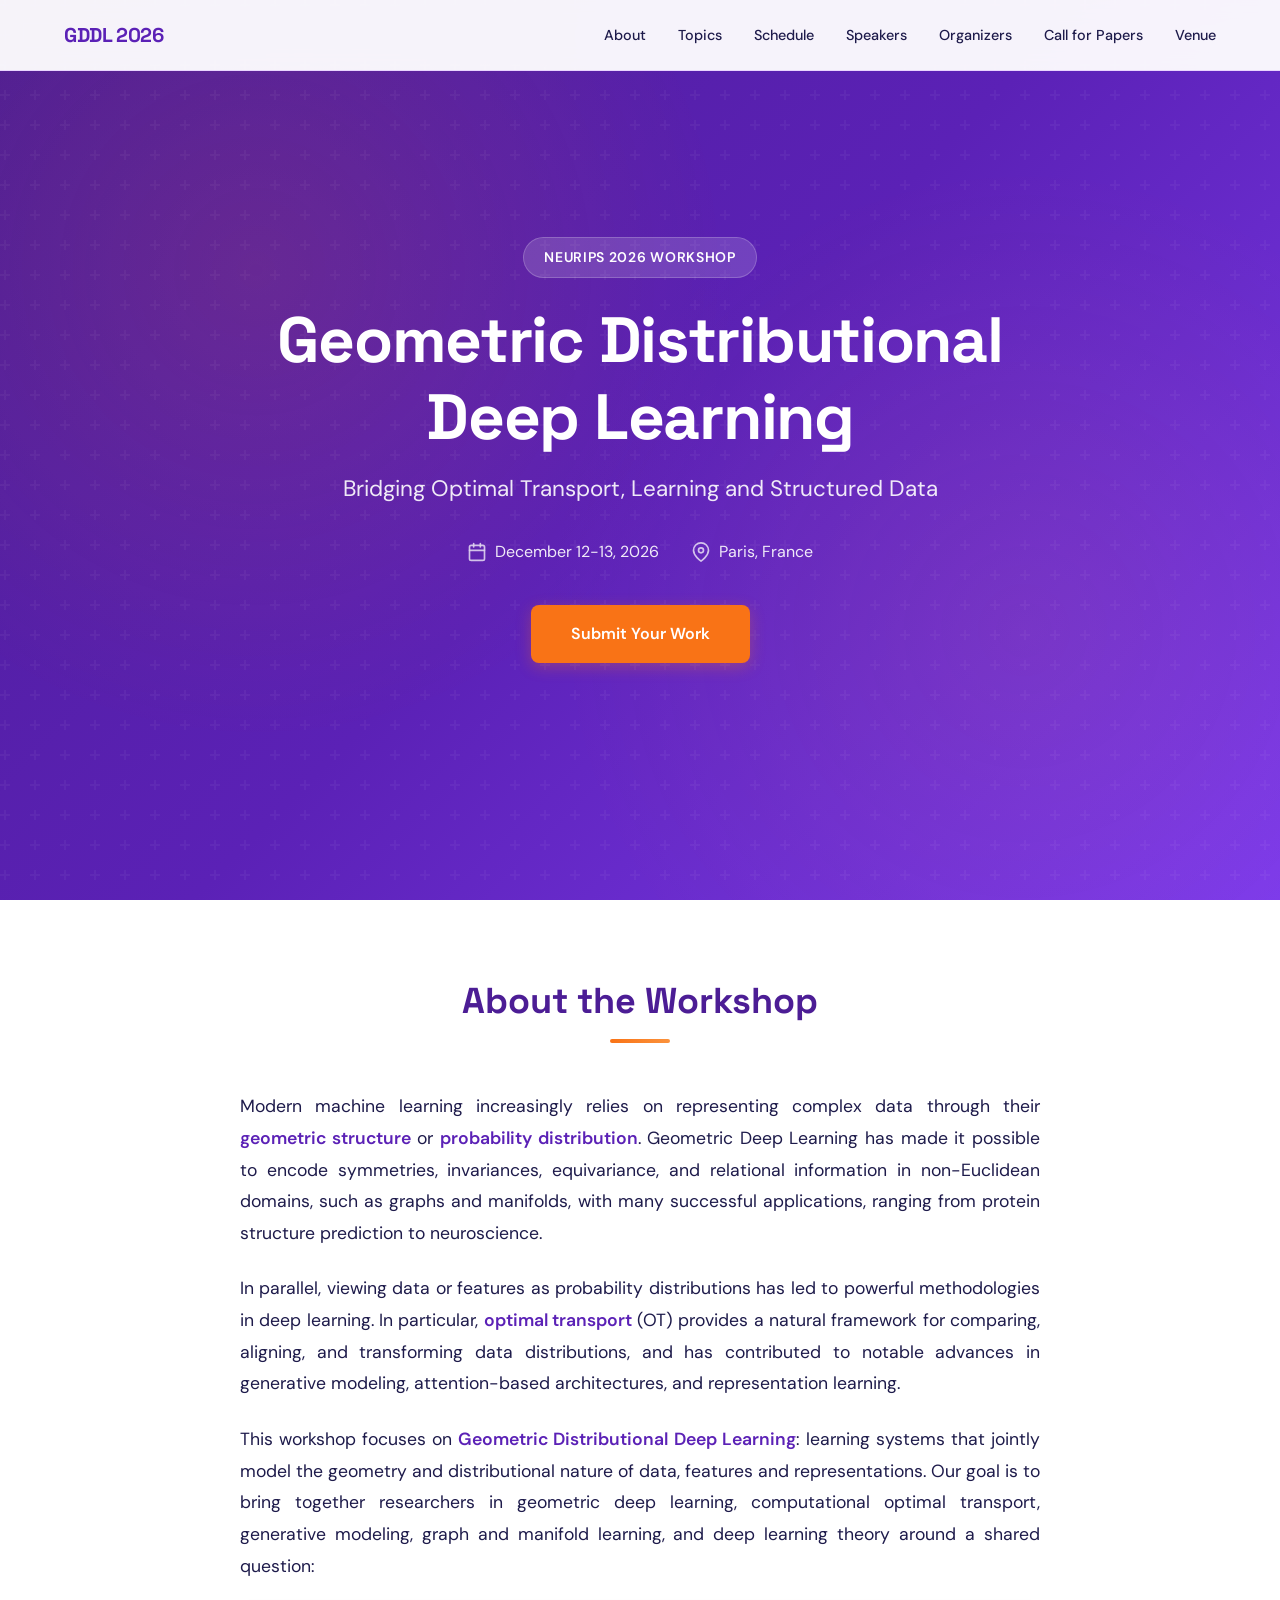
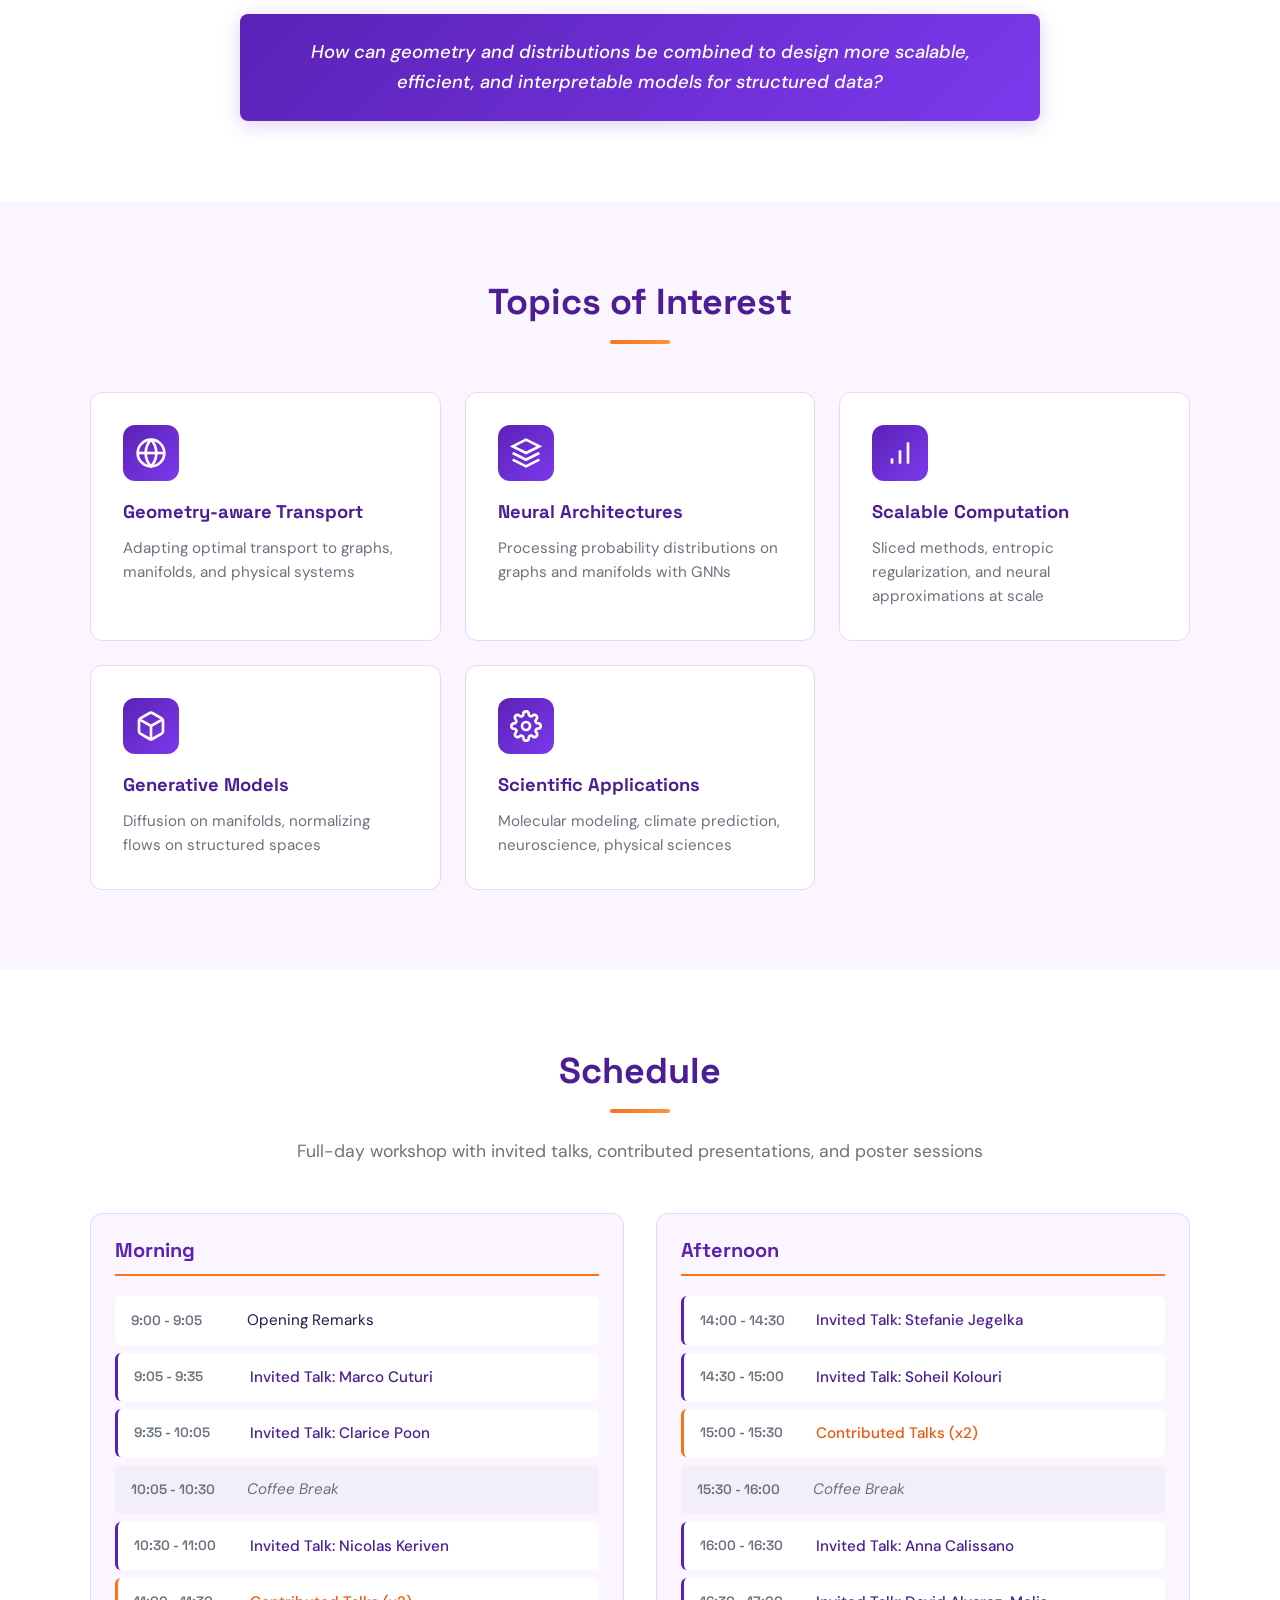
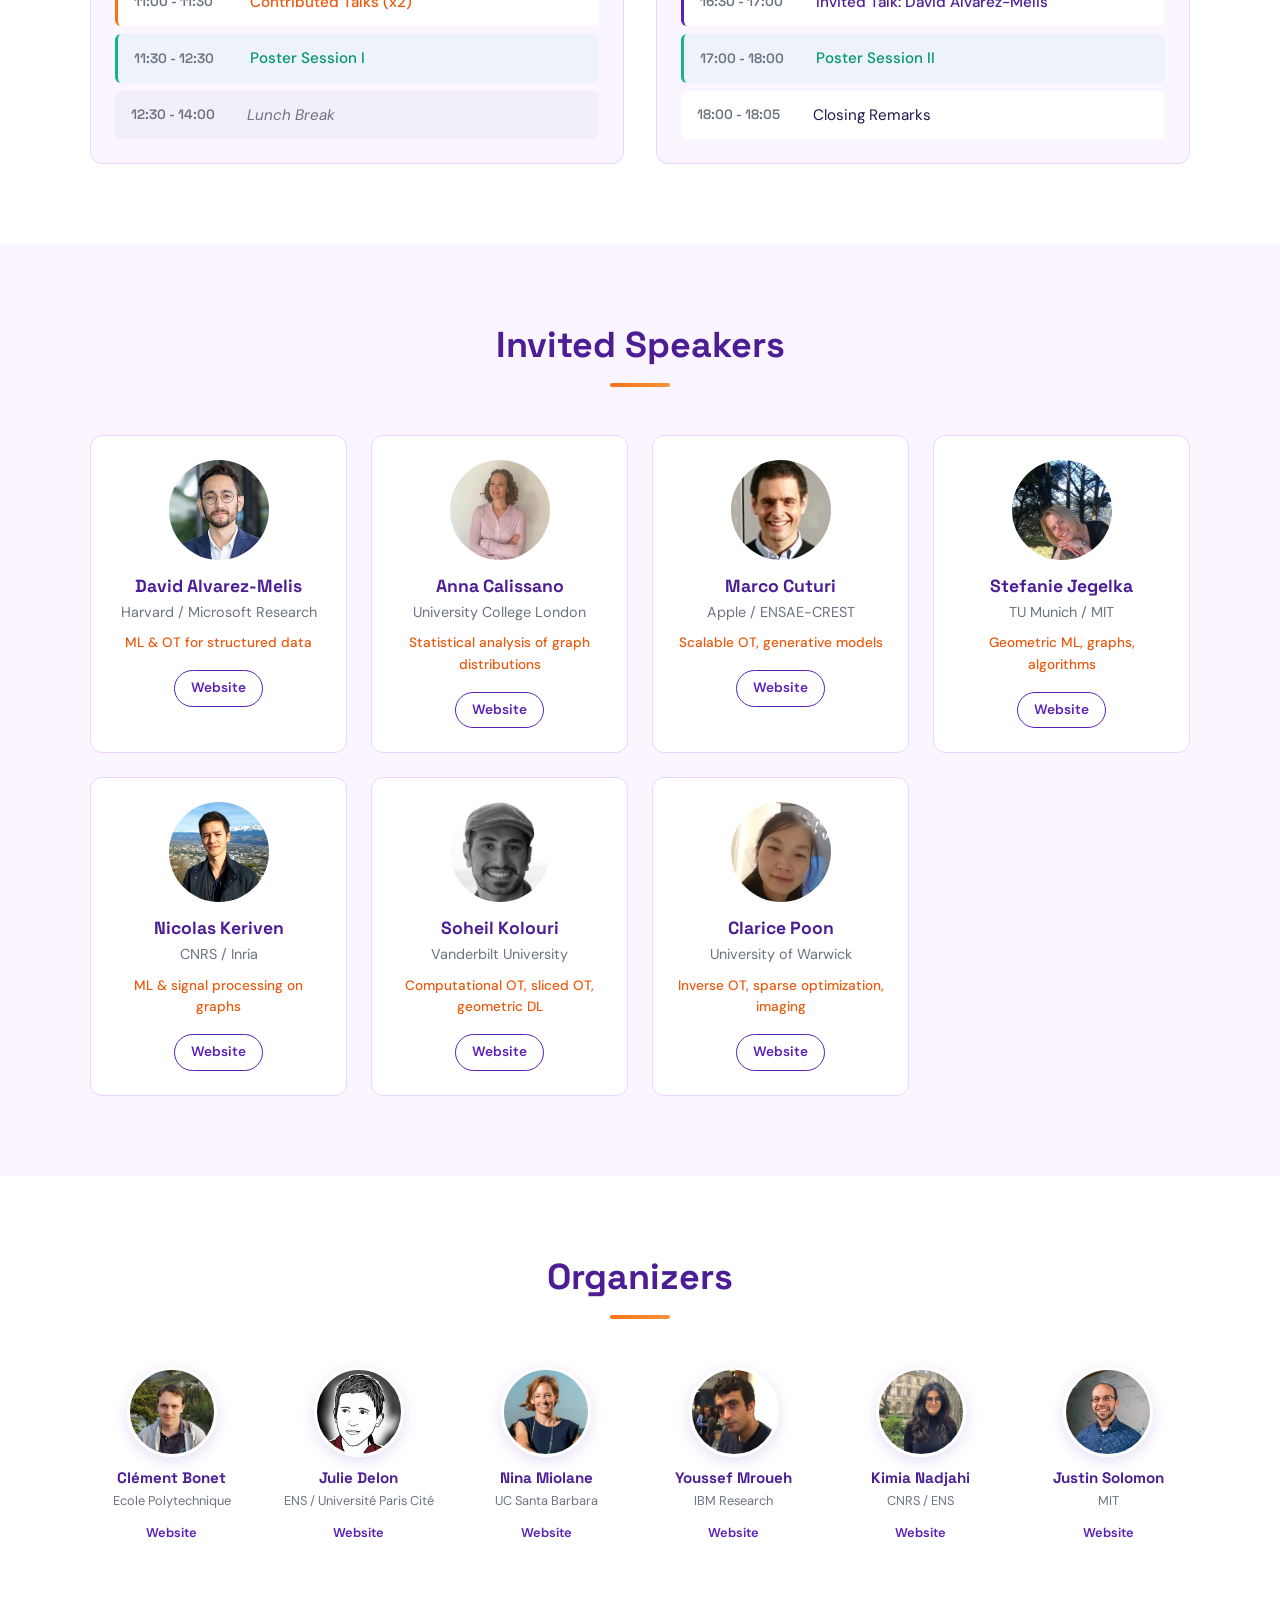
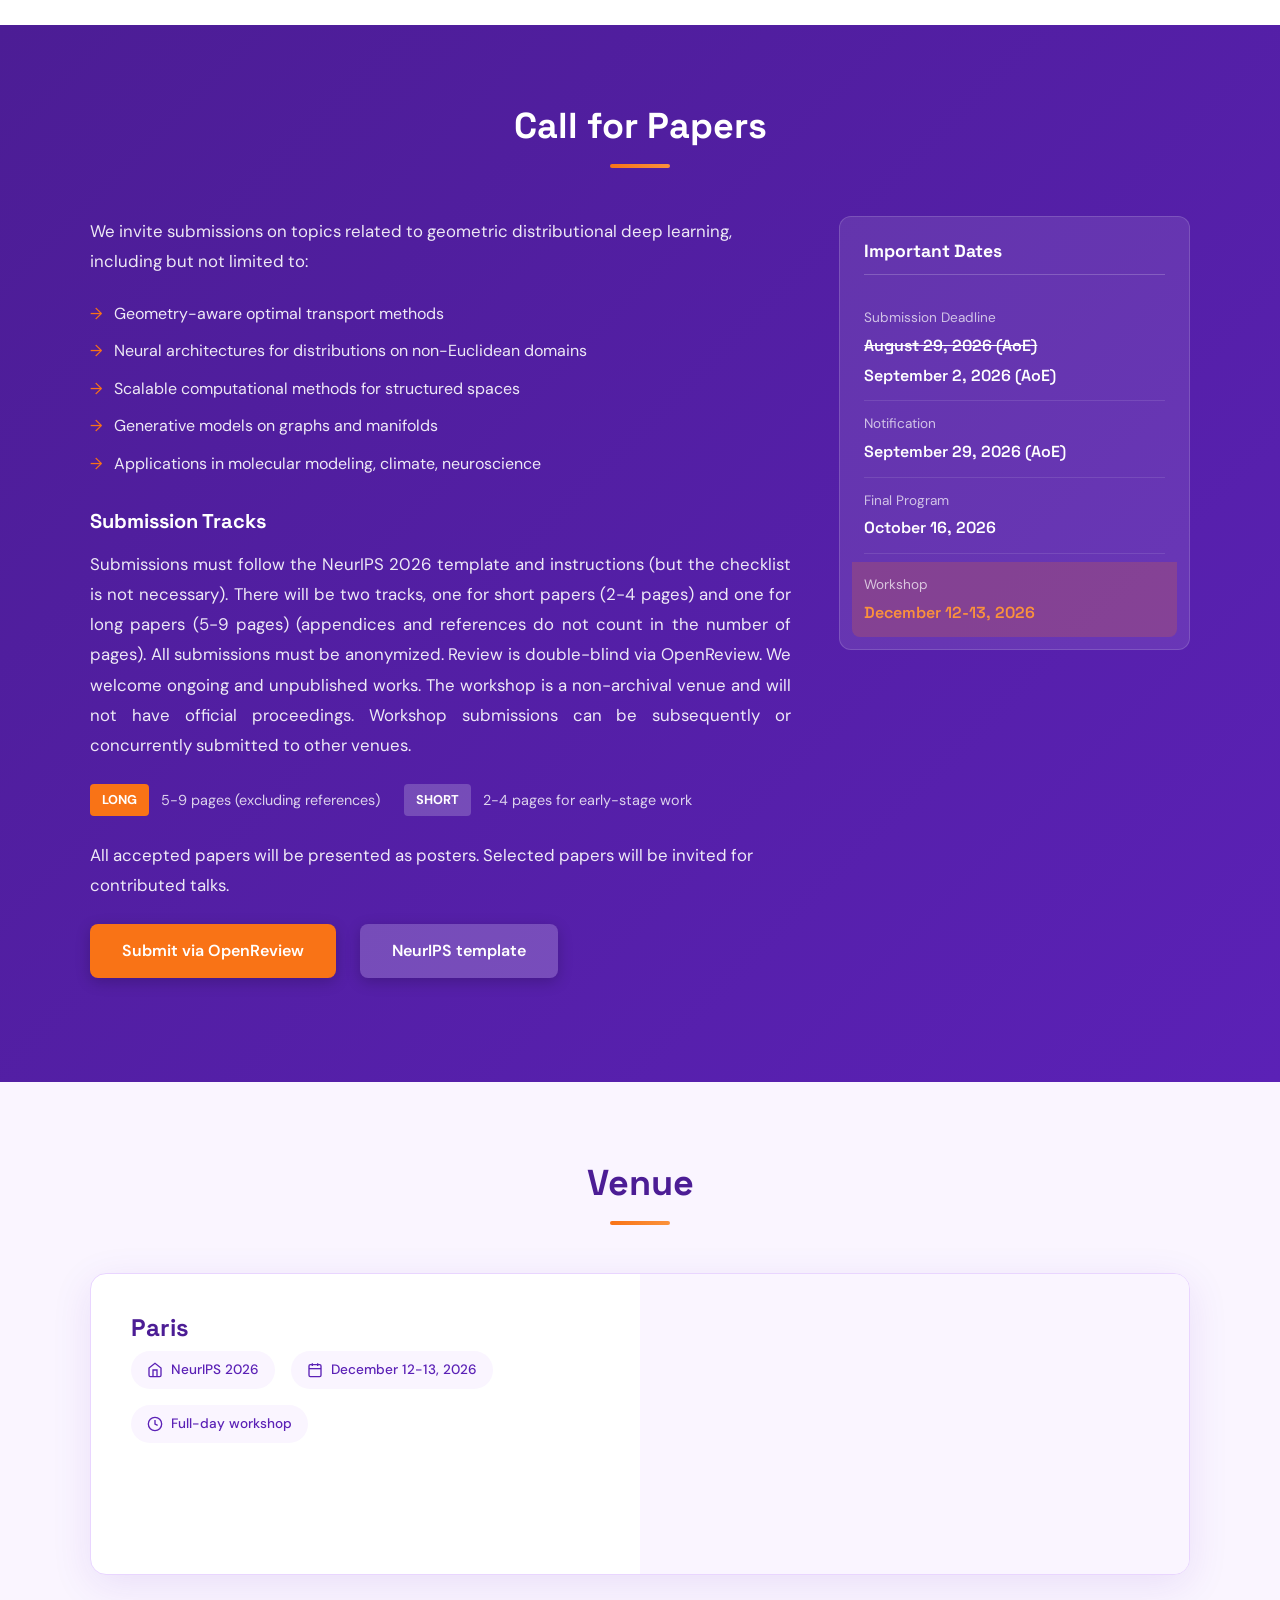
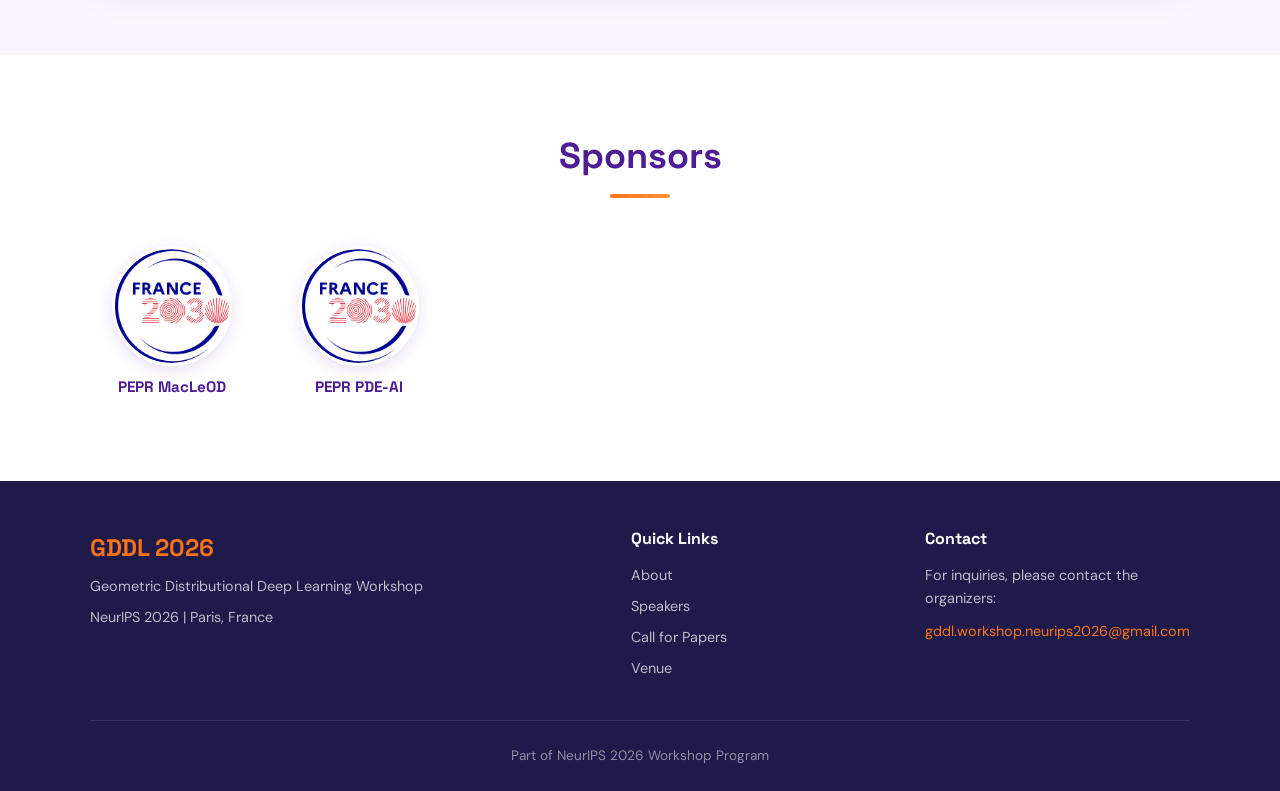
<file: index.html>
<!DOCTYPE html>
<html lang="en">
<head>
    <meta charset="UTF-8">
    <meta name="viewport" content="width=device-width, initial-scale=1.0">
    <title>Geometric Distributional Deep Learning | NeurIPS 2026 Workshop</title>
    <link rel="preconnect" href="https://fonts.googleapis.com">
    <link rel="preconnect" href="https://fonts.gstatic.com" crossorigin>
    <link href="https://fonts.googleapis.com/css2?family=Space+Grotesk:wght@400;500;600;700&family=DM+Sans:wght@400;500;600&display=swap" rel="stylesheet">
    <link rel="stylesheet" href="css/style.css">
</head>
<body>
    <nav class="navbar">
        <div class="nav-container">
            <a href="#" class="nav-logo">GDDL 2026</a>
            <button class="nav-toggle" aria-label="Toggle navigation">
                <span></span>
                <span></span>
                <span></span>
            </button>
            <ul class="nav-menu">
                <li><a href="#about">About</a></li>
                <li><a href="#topics">Topics</a></li>
                <li><a href="#schedule">Schedule</a></li>
                <li><a href="#speakers">Speakers</a></li>
                <li><a href="#organizers">Organizers</a></li>
                <li><a href="#cfp">Call for Papers</a></li>
                <li><a href="#venue">Venue</a></li>
            </ul>
        </div>
    </nav>

    <header class="hero">
        <div class="hero-pattern"></div>
        <div class="hero-content">
            <div class="hero-badge">NeurIPS 2026 Workshop</div>
            <h1>Geometric Distributional Deep Learning</h1>
            <p class="hero-tagline">Bridging Optimal Transport, Learning and Structured Data</p>
            <div class="hero-details">
                <div class="detail-item">
                    <svg xmlns="http://www.w3.org/2000/svg" width="20" height="20" viewBox="0 0 24 24" fill="none" stroke="currentColor" stroke-width="2" stroke-linecap="round" stroke-linejoin="round"><rect x="3" y="4" width="18" height="18" rx="2" ry="2"></rect><line x1="16" y1="2" x2="16" y2="6"></line><line x1="8" y1="2" x2="8" y2="6"></line><line x1="3" y1="10" x2="21" y2="10"></line></svg>
                    <span>December 12-13, 2026</span>
                </div>
                <div class="detail-item">
                    <svg xmlns="http://www.w3.org/2000/svg" width="20" height="20" viewBox="0 0 24 24" fill="none" stroke="currentColor" stroke-width="2" stroke-linecap="round" stroke-linejoin="round"><path d="M21 10c0 7-9 13-9 13s-9-6-9-13a9 9 0 0 1 18 0z"></path><circle cx="12" cy="10" r="3"></circle></svg>
                    <span>Paris, France</span>
                </div>
            </div>
            <a href="#cfp" class="hero-cta">Submit Your Work</a>
        </div>
    </header>

    <section id="about" class="section about">
        <div class="container">
            <h2 class="section-title">About the Workshop</h2>
            <div class="about-content">
                <p style="text-align: justify;">Modern machine learning increasingly relies on representing complex data through their <strong>geometric structure</strong> or <strong>probability distribution</strong>. Geometric Deep Learning has made it possible to encode symmetries, invariances, equivariance, and relational information in non-Euclidean domains, such as graphs and manifolds, with many successful applications, ranging from protein structure prediction to neuroscience.</p>
                <p style="text-align: justify;">In parallel, viewing data or features as probability distributions has led to powerful methodologies in deep learning. In particular, <strong>optimal transport</strong> (OT) provides a natural framework for comparing, aligning, and transforming data distributions, and has contributed to notable advances in generative modeling, attention-based architectures, and representation learning.</p>
                <p style="text-align: justify;">This workshop focuses on <strong>Geometric Distributional Deep Learning</strong>: learning systems that jointly model the geometry and distributional nature of data, features and representations. Our goal is to bring together researchers in geometric deep learning, computational optimal transport, generative modeling, graph and manifold learning, and deep learning theory around a shared question:</p>
                <blockquote>How can geometry and distributions be combined to design more scalable, efficient, and interpretable models for structured data?</blockquote>
            </div>
        </div>
    </section>

    <section id="topics" class="section topics">
        <div class="container">
            <h2 class="section-title">Topics of Interest</h2>
            <div class="topics-grid">
                <div class="topic-card">
                    <div class="topic-icon">
                        <svg xmlns="http://www.w3.org/2000/svg" width="32" height="32" viewBox="0 0 24 24" fill="none" stroke="currentColor" stroke-width="2"><circle cx="12" cy="12" r="10"/><path d="M12 2a14.5 14.5 0 0 0 0 20 14.5 14.5 0 0 0 0-20"/><path d="M2 12h20"/></svg>
                    </div>
                    <h3>Geometry-aware Transport</h3>
                    <p>Adapting optimal transport to graphs, manifolds, and physical systems</p>
                </div>
                <div class="topic-card">
                    <div class="topic-icon">
                        <svg xmlns="http://www.w3.org/2000/svg" width="32" height="32" viewBox="0 0 24 24" fill="none" stroke="currentColor" stroke-width="2"><polygon points="12 2 2 7 12 12 22 7 12 2"/><polyline points="2 17 12 22 22 17"/><polyline points="2 12 12 17 22 12"/></svg>
                    </div>
                    <h3>Neural Architectures</h3>
                    <p>Processing probability distributions on graphs and manifolds with GNNs</p>
                </div>
                <div class="topic-card">
                    <div class="topic-icon">
                        <svg xmlns="http://www.w3.org/2000/svg" width="32" height="32" viewBox="0 0 24 24" fill="none" stroke="currentColor" stroke-width="2"><path d="M12 20V10"/><path d="M18 20V4"/><path d="M6 20v-4"/></svg>
                    </div>
                    <h3>Scalable Computation</h3>
                    <p>Sliced methods, entropic regularization, and neural approximations at scale</p>
                </div>
                <div class="topic-card">
                    <div class="topic-icon">
                        <svg xmlns="http://www.w3.org/2000/svg" width="32" height="32" viewBox="0 0 24 24" fill="none" stroke="currentColor" stroke-width="2"><path d="M21 16V8a2 2 0 0 0-1-1.73l-7-4a2 2 0 0 0-2 0l-7 4A2 2 0 0 0 3 8v8a2 2 0 0 0 1 1.73l7 4a2 2 0 0 0 2 0l7-4A2 2 0 0 0 21 16z"/><polyline points="3.27 6.96 12 12.01 20.73 6.96"/><line x1="12" y1="22.08" x2="12" y2="12"/></svg>
                    </div>
                    <h3>Generative Models</h3>
                    <p>Diffusion on manifolds, normalizing flows on structured spaces</p>
                </div>
                <div class="topic-card">
                    <div class="topic-icon">
                        <svg xmlns="http://www.w3.org/2000/svg" width="32" height="32" viewBox="0 0 24 24" fill="none" stroke="currentColor" stroke-width="2"><circle cx="12" cy="12" r="3"/><path d="M19.4 15a1.65 1.65 0 0 0 .33 1.82l.06.06a2 2 0 0 1 0 2.83 2 2 0 0 1-2.83 0l-.06-.06a1.65 1.65 0 0 0-1.82-.33 1.65 1.65 0 0 0-1 1.51V21a2 2 0 0 1-2 2 2 2 0 0 1-2-2v-.09A1.65 1.65 0 0 0 9 19.4a1.65 1.65 0 0 0-1.82.33l-.06.06a2 2 0 0 1-2.83 0 2 2 0 0 1 0-2.83l.06-.06a1.65 1.65 0 0 0 .33-1.82 1.65 1.65 0 0 0-1.51-1H3a2 2 0 0 1-2-2 2 2 0 0 1 2-2h.09A1.65 1.65 0 0 0 4.6 9a1.65 1.65 0 0 0-.33-1.82l-.06-.06a2 2 0 0 1 0-2.83 2 2 0 0 1 2.83 0l.06.06a1.65 1.65 0 0 0 1.82.33H9a1.65 1.65 0 0 0 1-1.51V3a2 2 0 0 1 2-2 2 2 0 0 1 2 2v.09a1.65 1.65 0 0 0 1 1.51 1.65 1.65 0 0 0 1.82-.33l.06-.06a2 2 0 0 1 2.83 0 2 2 0 0 1 0 2.83l-.06.06a1.65 1.65 0 0 0-.33 1.82V9a1.65 1.65 0 0 0 1.51 1H21a2 2 0 0 1 2 2 2 2 0 0 1-2 2h-.09a1.65 1.65 0 0 0-1.51 1z"/></svg>
                    </div>
                    <h3>Scientific Applications</h3>
                    <p>Molecular modeling, climate prediction, neuroscience, physical sciences</p>
                </div>
            </div>
        </div>
    </section>

    <section id="schedule" class="section schedule">
        <div class="container">
            <h2 class="section-title">Schedule</h2>
            <p class="schedule-subtitle">Full-day workshop with invited talks, contributed presentations, and poster sessions</p>

            <div class="schedule-grid">
                <div class="schedule-block">
                    <h3 class="schedule-block-title">Morning</h3>
                    <div class="schedule-items">
                        <div class="schedule-item">
                            <span class="time">9:00 - 9:05</span>
                            <span class="event">Opening Remarks</span>
                        </div>
                        <div class="schedule-item invited">
                            <span class="time">9:05 - 9:35</span>
                            <span class="event">Invited Talk: Marco Cuturi</span>
                        </div>
                        <div class="schedule-item invited">
                            <span class="time">9:35 - 10:05</span>
                            <span class="event">Invited Talk: Clarice Poon</span>
                        </div>
                        <div class="schedule-item break">
                            <span class="time">10:05 - 10:30</span>
                            <span class="event">Coffee Break</span>
                        </div>
                        <div class="schedule-item invited">
                            <span class="time">10:30 - 11:00</span>
                            <span class="event">Invited Talk: Nicolas Keriven</span>
                        </div>
                        <div class="schedule-item contributed">
                            <span class="time">11:00 - 11:30</span>
                            <span class="event">Contributed Talks (x2)</span>
                        </div>
                        <div class="schedule-item poster">
                            <span class="time">11:30 - 12:30</span>
                            <span class="event">Poster Session I</span>
                        </div>
                        <div class="schedule-item break">
                            <span class="time">12:30 - 14:00</span>
                            <span class="event">Lunch Break</span>
                        </div>
                    </div>
                </div>

                <div class="schedule-block">
                    <h3 class="schedule-block-title">Afternoon</h3>
                    <div class="schedule-items">
                        <div class="schedule-item invited">
                            <span class="time">14:00 - 14:30</span>
                            <span class="event">Invited Talk: Stefanie Jegelka</span>
                        </div>
                        <div class="schedule-item invited">
                            <span class="time">14:30 - 15:00</span>
                            <span class="event">Invited Talk: Soheil Kolouri</span>
                        </div>
                        <div class="schedule-item contributed">
                            <span class="time">15:00 - 15:30</span>
                            <span class="event">Contributed Talks (x2)</span>
                        </div>
                        <div class="schedule-item break">
                            <span class="time">15:30 - 16:00</span>
                            <span class="event">Coffee Break</span>
                        </div>
                        <div class="schedule-item invited">
                            <span class="time">16:00 - 16:30</span>
                            <span class="event">Invited Talk: Anna Calissano</span>
                        </div>
                        <div class="schedule-item invited">
                            <span class="time">16:30 - 17:00</span>
                            <span class="event">Invited Talk: David Alvarez-Melis</span>
                        </div>
                        <div class="schedule-item poster">
                            <span class="time">17:00 - 18:00</span>
                            <span class="event">Poster Session II</span>
                        </div>
                        <div class="schedule-item">
                            <span class="time">18:00 - 18:05</span>
                            <span class="event">Closing Remarks</span>
                        </div>
                    </div>
                </div>
            </div>
        </div>
    </section>

    <section id="speakers" class="section speakers">
        <div class="container">
            <h2 class="section-title">Invited Speakers</h2>
            <div class="speakers-grid">
                <div class="speaker-card">
                    <div class="speaker-photo" style="background-image: url('images/speakers/david_alvarez_melis.jpg');">
                        <span class="speaker-initials">DA</span>
                    </div>
                    <h3>David Alvarez-Melis</h3>
                    <p class="speaker-affiliation">Harvard / Microsoft Research</p>
                    <p class="speaker-topic">ML & OT for structured data</p>
                    <a href="https://dmelis.github.io/" target="_blank" class="speaker-link">Website</a>
                </div>

                <div class="speaker-card">
                    <div class="speaker-photo" style="background-image: url('images/speakers/anna_calissano.jpg');">
                        <span class="speaker-initials">AC</span>
                    </div>
                    <h3>Anna Calissano</h3>
                    <p class="speaker-affiliation">University College London</p>
                    <p class="speaker-topic">Statistical analysis of graph distributions</p>
                    <a href="https://annacalissano.com/" target="_blank" class="speaker-link">Website</a>
                </div>

                <div class="speaker-card">
                    <div class="speaker-photo" style="background-image: url('images/speakers/marco_cuturi.jpg');">
                        <span class="speaker-initials">MC</span>
                    </div>
                    <h3>Marco Cuturi</h3>
                    <p class="speaker-affiliation">Apple / ENSAE-CREST</p>
                    <p class="speaker-topic">Scalable OT, generative models</p>
                    <a href="https://marcocuturi.net/" target="_blank" class="speaker-link">Website</a>
                </div>

                <div class="speaker-card">
                    <div class="speaker-photo" style="background-image: url('images/speakers/stefanie_jegelka.jpg');">
                        <span class="speaker-initials">SJ</span>
                    </div>
                    <h3>Stefanie Jegelka</h3>
                    <p class="speaker-affiliation">TU Munich / MIT</p>
                    <p class="speaker-topic">Geometric ML, graphs, algorithms</p>
                    <a href="https://people.csail.mit.edu/stefje/" target="_blank" class="speaker-link">Website</a>
                </div>

                <div class="speaker-card">
                    <div class="speaker-photo" style="background-image: url('images/speakers/nicolas_keriven.jpg');">
                        <span class="speaker-initials">NK</span>
                    </div>
                    <h3>Nicolas Keriven</h3>
                    <p class="speaker-affiliation">CNRS / Inria</p>
                    <p class="speaker-topic">ML & signal processing on graphs</p>
                    <a href="https://nkeriven.github.io/" target="_blank" class="speaker-link">Website</a>
                </div>

                <div class="speaker-card">
                    <div class="speaker-photo" style="background-image: url('images/speakers/soheil_kolouri.jpg');">
                        <span class="speaker-initials">SK</span>
                    </div>
                    <h3>Soheil Kolouri</h3>
                    <p class="speaker-affiliation">Vanderbilt University</p>
                    <p class="speaker-topic">Computational OT, sliced OT, geometric DL</p>
                    <a href="https://skolouri.github.io/" target="_blank" class="speaker-link">Website</a>
                </div>

                <div class="speaker-card">
                    <div class="speaker-photo" style="background-image: url('images/speakers/clarice_poon.jpg');">
                        <span class="speaker-initials">CP</span>
                    </div>
                    <h3>Clarice Poon</h3>
                    <p class="speaker-affiliation">University of Warwick</p>
                    <p class="speaker-topic">Inverse OT, sparse optimization, imaging</p>
                    <a href="https://cmhsp2.github.io/" target="_blank" class="speaker-link">Website</a>
                </div>
            </div>
        </div>
    </section>

    <section id="organizers" class="section organizers">
        <div class="container">
            <h2 class="section-title">Organizers</h2>
            <div class="organizers-grid">
                <div class="organizer-card">
                    <div class="organizer-photo" style="background-image: url('images/organizers/clement_bonet.jpg');">
                        <span class="organizer-initials">CB</span>
                    </div>
                    <h3>Clément Bonet</h3>
                    <p class="organizer-affiliation">Ecole Polytechnique</p>
                    <a href="https://clbonet.github.io/" target="_blank" class="organizer-link">Website</a>
                </div>

                <div class="organizer-card">
                    <div class="organizer-photo" style="background-image: url('images/organizers/julie_delon.jpg');">
                        <span class="organizer-initials">JD</span>
                    </div>
                    <h3>Julie Delon</h3>
                    <p class="organizer-affiliation">ENS / Université Paris Cité</p>
                    <a href="https://judelo.github.io/" target="_blank" class="organizer-link">Website</a>
                </div>

                <div class="organizer-card">
                    <div class="organizer-photo" style="background-image: url('images/organizers/nina_miolane.jpg');">
                        <span class="organizer-initials">NM</span>
                    </div>
                    <h3>Nina Miolane</h3>
                    <p class="organizer-affiliation">UC Santa Barbara</p>
                    <a href="https://www.ninamiolane.com/" target="_blank" class="organizer-link">Website</a>
                </div>

                <div class="organizer-card">
                    <div class="organizer-photo" style="background-image: url('images/organizers/youssef_mroueh.jpg');">
                        <span class="organizer-initials">YM</span>
                    </div>
                    <h3>Youssef Mroueh</h3>
                    <p class="organizer-affiliation">IBM Research</p>
                    <a href="https://research.ibm.com/people/youssef-mroueh" target="_blank" class="organizer-link">Website</a>
                </div>

                <div class="organizer-card">
                    <div class="organizer-photo" style="background-image: url('images/organizers/kimia_nadjahi.jpg');">
                        <span class="organizer-initials">KN</span>
                    </div>
                    <h3>Kimia Nadjahi</h3>
                    <p class="organizer-affiliation">CNRS / ENS</p>
                    <a href="https://kimiandj.github.io/" target="_blank" class="organizer-link">Website</a>
                </div>

                <div class="organizer-card">
                    <div class="organizer-photo" style="background-image: url('images/organizers/justin_solomon.jpg');">
                        <span class="organizer-initials">JS</span>
                    </div>
                    <h3>Justin Solomon</h3>
                    <p class="organizer-affiliation">MIT</p>
                    <a href="https://people.csail.mit.edu/jsolomon/" target="_blank" class="organizer-link">Website</a>
                </div>
            </div>
        </div>
    </section>

    <section id="cfp" class="section cfp">
        <div class="container">
            <h2 class="section-title">Call for Papers</h2>
            <div class="cfp-content">
                <div class="cfp-main">
                    <p>We invite submissions on topics related to geometric distributional deep learning, including but not limited to:</p>
                    <ul>
                        <li>Geometry-aware optimal transport methods</li>
                        <li>Neural architectures for distributions on non-Euclidean domains</li>
                        <li>Scalable computational methods for structured spaces</li>
                        <li>Generative models on graphs and manifolds</li>
                        <li>Applications in molecular modeling, climate, neuroscience</li>
                    </ul>

                    <h3>Submission Tracks</h3>
                    <p class="cfp-note" style="text-align: justify;">Submissions must follow the <a href="https://neurips.cc/Conferences/2026/CallForPapers" target="_blank">NeurIPS 2026</a> template and instructions (but the checklist is not necessary). There will be two tracks, one for short papers (2-4 pages) and one for long papers (5-9 pages) (appendices and references do not count in the number of pages). All submissions must be anonymized. Review is double-blind via OpenReview. We welcome ongoing and unpublished works. The workshop is a non-archival venue and will not have official proceedings. Workshop submissions can be subsequently or concurrently submitted to other venues.</p>
                    <div class="tracks">
                        <div class="track">
                            <span class="track-badge long">Long</span>
                            <span class="track-desc">5-9 pages (excluding references)</span>
                        </div>
                        <div class="track">
                            <span class="track-badge short">Short</span>
                            <span class="track-desc">2-4 pages for early-stage work</span>
                        </div>
                    </div>
                    <p class="cfp-note">All accepted papers will be presented as posters. Selected papers will be invited for contributed talks.</p>

                    <div class="tracks">
                        <div class="track">
                            <a href="https://openreview.net/group?id=NeurIPS.cc/2026/Workshop/GDDL" class="cfp-button" target="_blank">Submit via OpenReview</a>
                        </div>
                        <div class="track">
                            <a href="https://neurips.cc/Conferences/2026/CallForPapers" class="cfp-button template" target="_blank">NeurIPS template</a>
                        </div>
                    </div>

                </div>

                <div class="cfp-dates">
                    <h3>Important Dates</h3>
                    <div class="date-item">
                        <span class="date-label">Submission Deadline</span>
                        <span class="date-value"><s>August 29, 2026 (AoE)</s></span>
                        <span class="date-value">September 2, 2026 (AoE)</span>
                    </div>
                    <div class="date-item">
                        <span class="date-label">Notification</span>
                        <span class="date-value">September 29, 2026 (AoE)</span>
                    </div>
                    <div class="date-item">
                        <span class="date-label">Final Program</span>
                        <span class="date-value">October 16, 2026</span>
                    </div>
                    <div class="date-item highlight">
                        <span class="date-label">Workshop</span>
                        <span class="date-value">December 12-13, 2026</span>
                    </div>
                </div>
            </div>
        </div>
    </section>

    <section id="venue" class="section venue">
        <div class="container">
            <h2 class="section-title">Venue</h2>
            <div class="venue-card">
                <div class="venue-info">
                    <h3>Paris</h3>
<!--                    <h3>Palais des Congrès de Paris</h3>
                    <p class="venue-address">2 Place de la Porte Maillot, 75017 Paris, France</p>
                    <p class="venue-desc">NeurIPS 2026 will be held at the Palais des Congrès de Paris, one of Europe's largest and most modern convention centers. Located in the 17th arrondissement near the Arc de Triomphe, it offers excellent public transport access via Metro Line 1 (Porte Maillot station) and RER C.</p>-->
                    <div class="venue-features">
                        <span class="venue-feature">
                            <svg xmlns="http://www.w3.org/2000/svg" width="16" height="16" viewBox="0 0 24 24" fill="none" stroke="currentColor" stroke-width="2"><path d="M3 9l9-7 9 7v11a2 2 0 0 1-2 2H5a2 2 0 0 1-2-2z"/><polyline points="9 22 9 12 15 12 15 22"/></svg>
                            NeurIPS 2026
                        </span>
                        <span class="venue-feature">
                            <svg xmlns="http://www.w3.org/2000/svg" width="16" height="16" viewBox="0 0 24 24" fill="none" stroke="currentColor" stroke-width="2"><rect x="3" y="4" width="18" height="18" rx="2" ry="2"/><line x1="16" y1="2" x2="16" y2="6"/><line x1="8" y1="2" x2="8" y2="6"/><line x1="3" y1="10" x2="21" y2="10"/></svg>
                            December 12-13, 2026
                        </span>
                        <span class="venue-feature">
                            <svg xmlns="http://www.w3.org/2000/svg" width="16" height="16" viewBox="0 0 24 24" fill="none" stroke="currentColor" stroke-width="2"><circle cx="12" cy="12" r="10"/><polyline points="12 6 12 12 16 14"/></svg>
                            Full-day workshop
                        </span>
                    </div>
                </div>
                <div class="venue-map">
                    <iframe
                        src="https://www.google.com/maps/embed?pb=!1m18!1m12!1m3!1d2623.5!2d2.2831!3d48.8782!2m3!1f0!2f0!3f0!3m2!1i1024!2i768!4f13.1!3m3!1m2!1s0x47e66f9a4c7f1f6d%3A0x1e3a3b4c5d6e7f8a!2sPalais%20des%20Congr%C3%A8s%20de%20Paris!5e0!3m2!1sen!2sfr!4v1689000000000!5m2!1sen!2sfr"
                        width="100%"
                        height="100%"
                        style="border:0;"
                        allowfullscreen=""
                        loading="lazy"
                        referrerpolicy="no-referrer-when-downgrade">
                    </iframe>
                </div>
            </div>
        </div>
    </section>


    <section id="sponsors" class="section sponsors">
        <div class="container">
            <h2 class="section-title">Sponsors</h2>
            <div class="sponsors-grid">
                <div class="sponsors-card">
                    <div class="sponsors-photo" style="background-image: url('images/sponsors/france_2030.jpg');">
                        <span class="sponsors-initials">Fr2030</span>
                    </div>
                    <h3><a href="https://www.pepr-ia.fr/projet/macleod-2/" target="_blank">PEPR MacLeOD</a></h3>
                </div>

                <div class="sponsors-card">
                    <div class="sponsors-photo" style="background-image: url('images/sponsors/france_2030.jpg');">
                        <span class="sponsors-initials">Fr2030</span>
                    </div>
                    <h3><a href="https://pde-ai.math.cnrs.fr" target="_blank">PEPR PDE-AI</a></h3>
                </div>
            </div>
        </div>
    </section>

    <footer class="footer">
        <div class="container">
            <div class="footer-content">
                <div class="footer-brand">
                    <span class="footer-logo">GDDL 2026</span>
                    <p>Geometric Distributional Deep Learning Workshop</p>
                    <p>NeurIPS 2026 | Paris, France</p>
                </div>
                <div class="footer-links">
                    <h4>Quick Links</h4>
                    <a href="#about">About</a>
                    <a href="#speakers">Speakers</a>
                    <a href="#cfp">Call for Papers</a>
                    <a href="#venue">Venue</a>
                </div>
                <div class="footer-contact">
                    <h4>Contact</h4>
                    <p>For inquiries, please contact the organizers:</p>
                    <a href="mailto:gddl.workshop.neurips2026@gmail.com">gddl.workshop.neurips2026@gmail.com</a>
                </div>
            </div>
            <div class="footer-bottom">
                <p>Part of NeurIPS 2026 Workshop Program</p>
            </div>
        </div>
    </footer>

    <script src="js/main.js"></script>
</body>
</html>
</file>
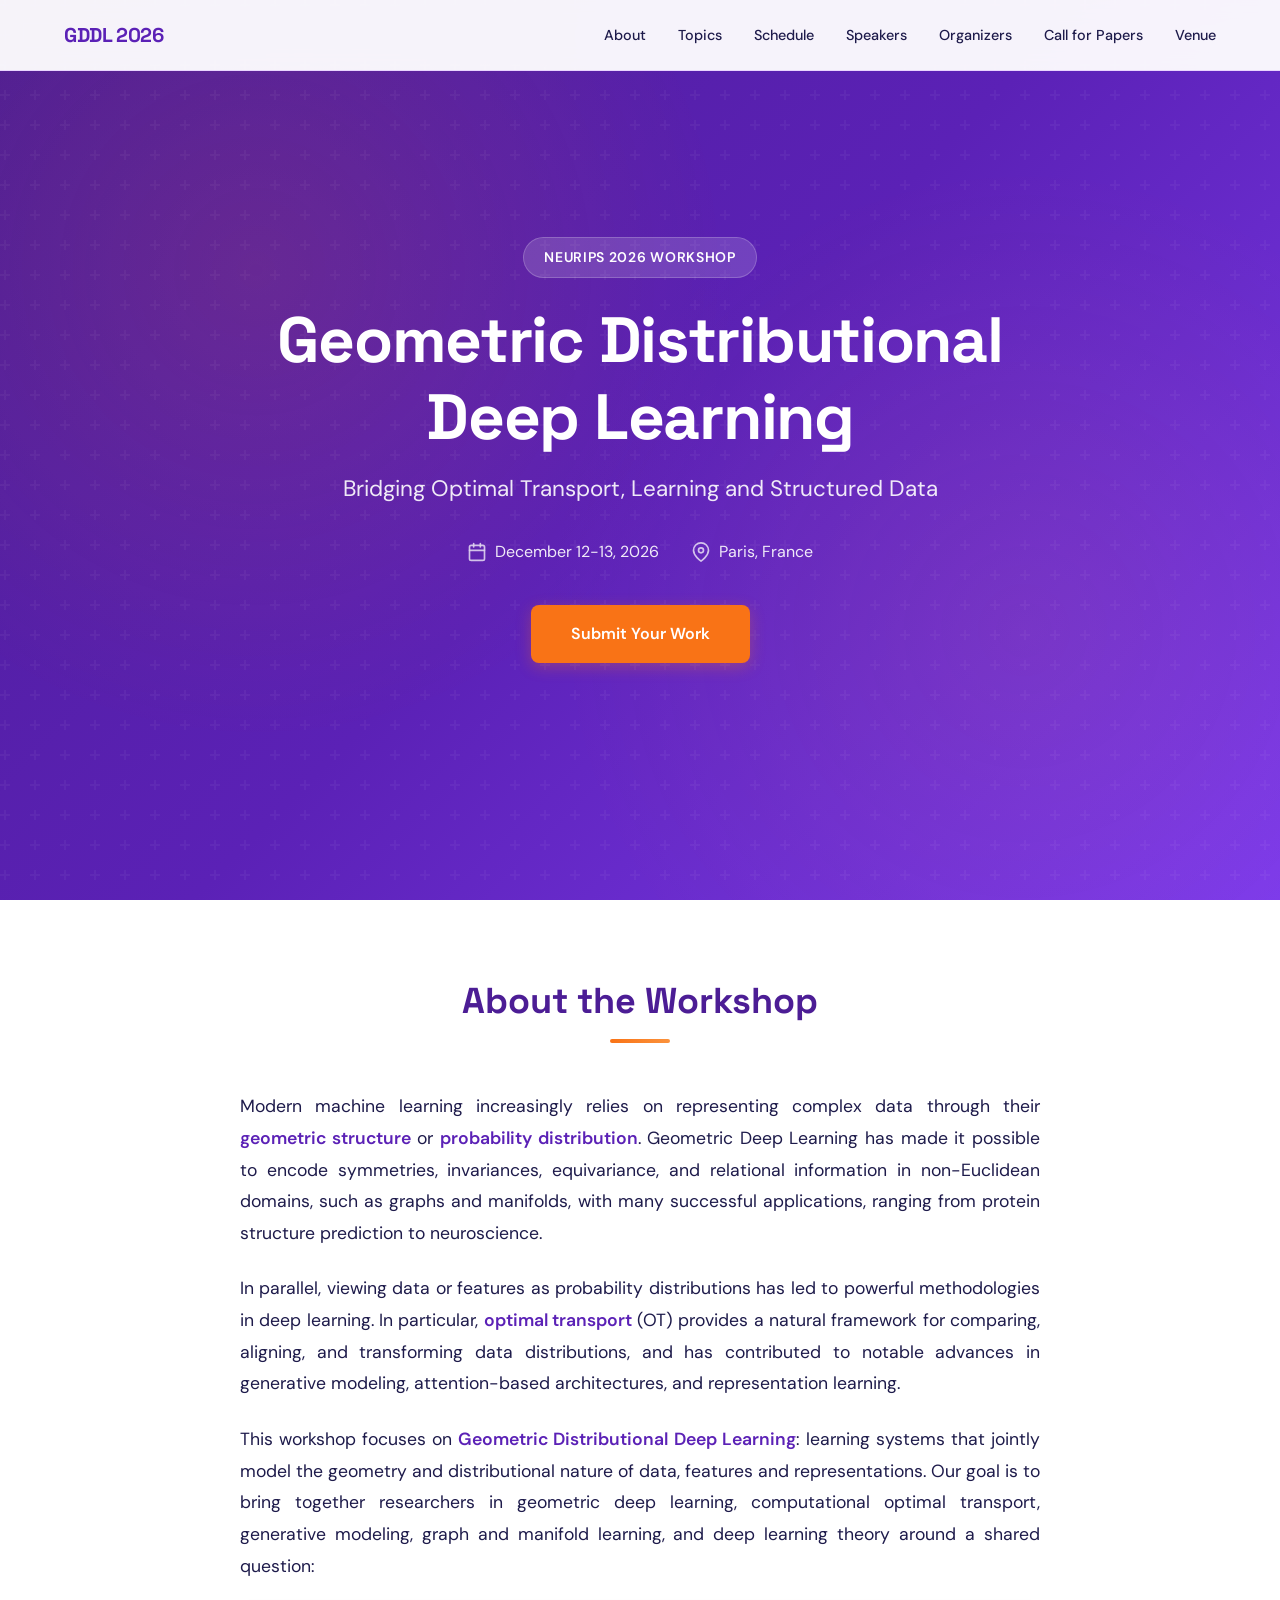
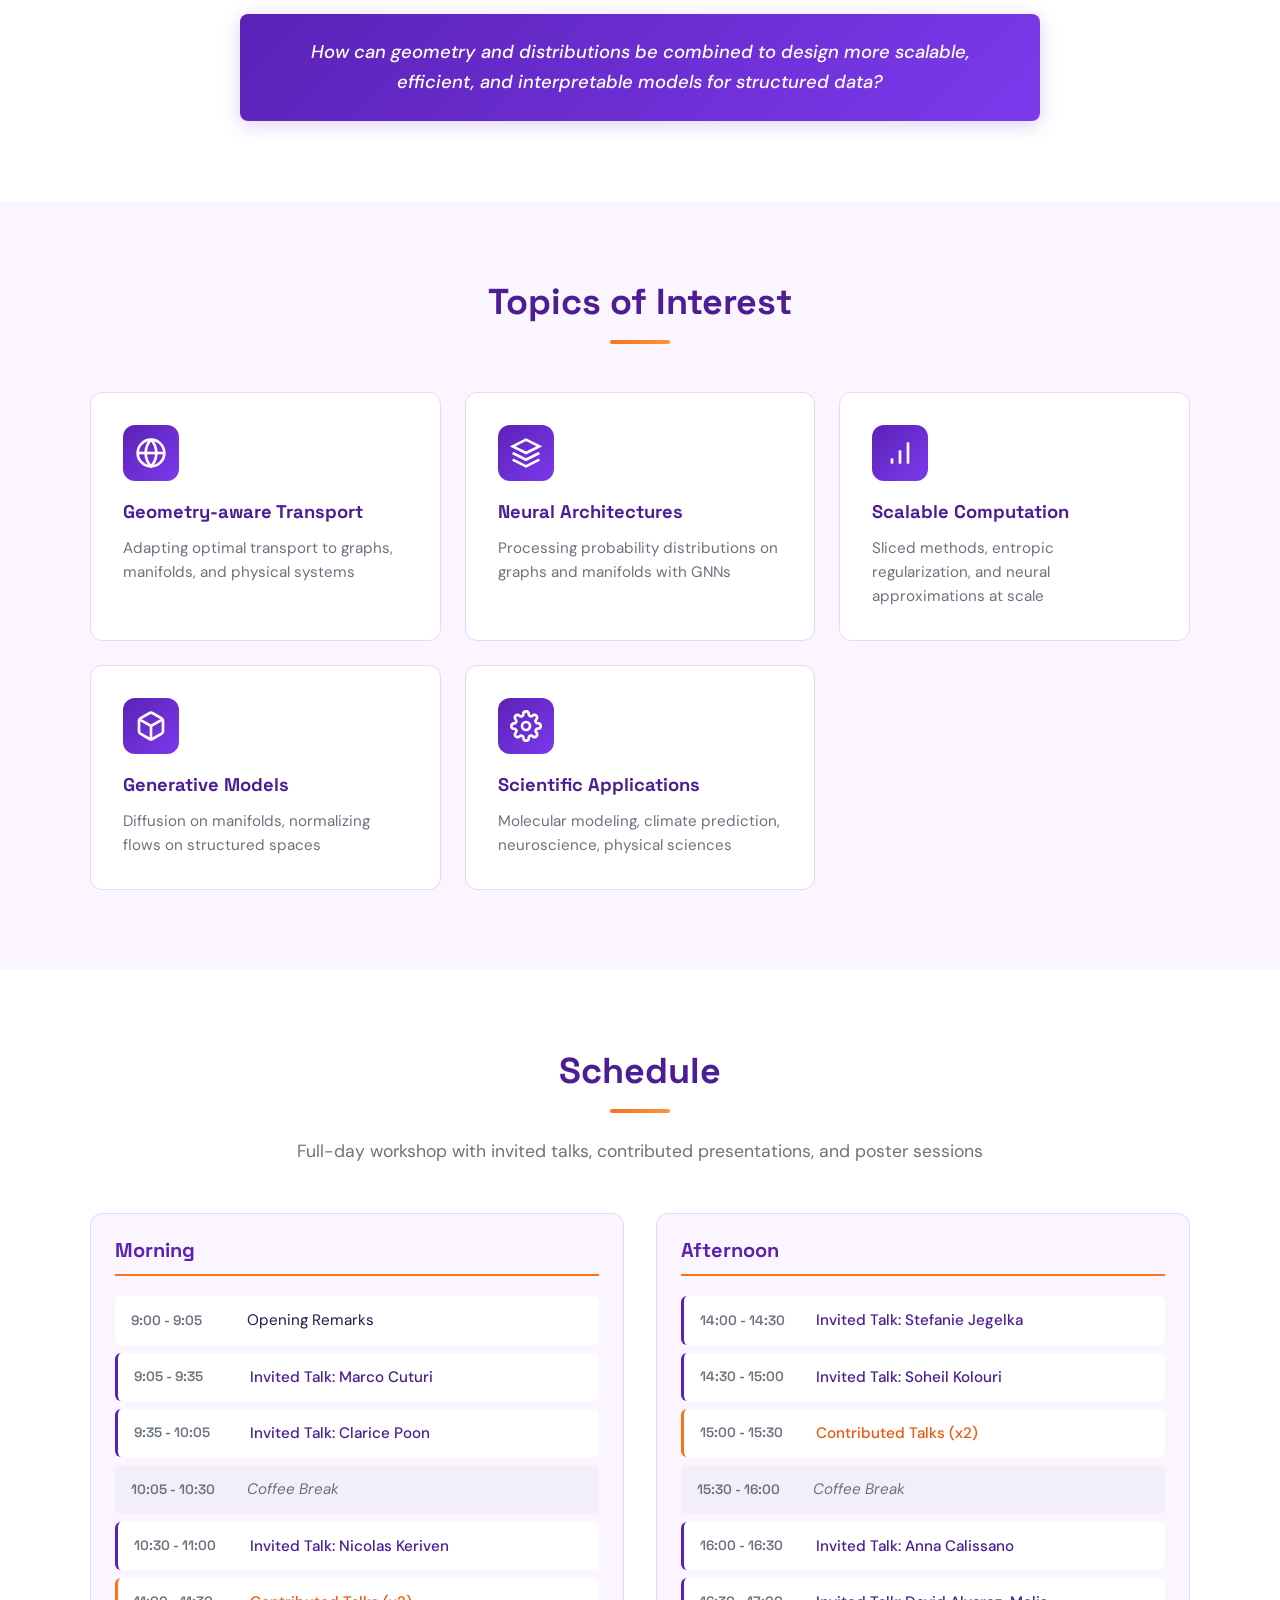
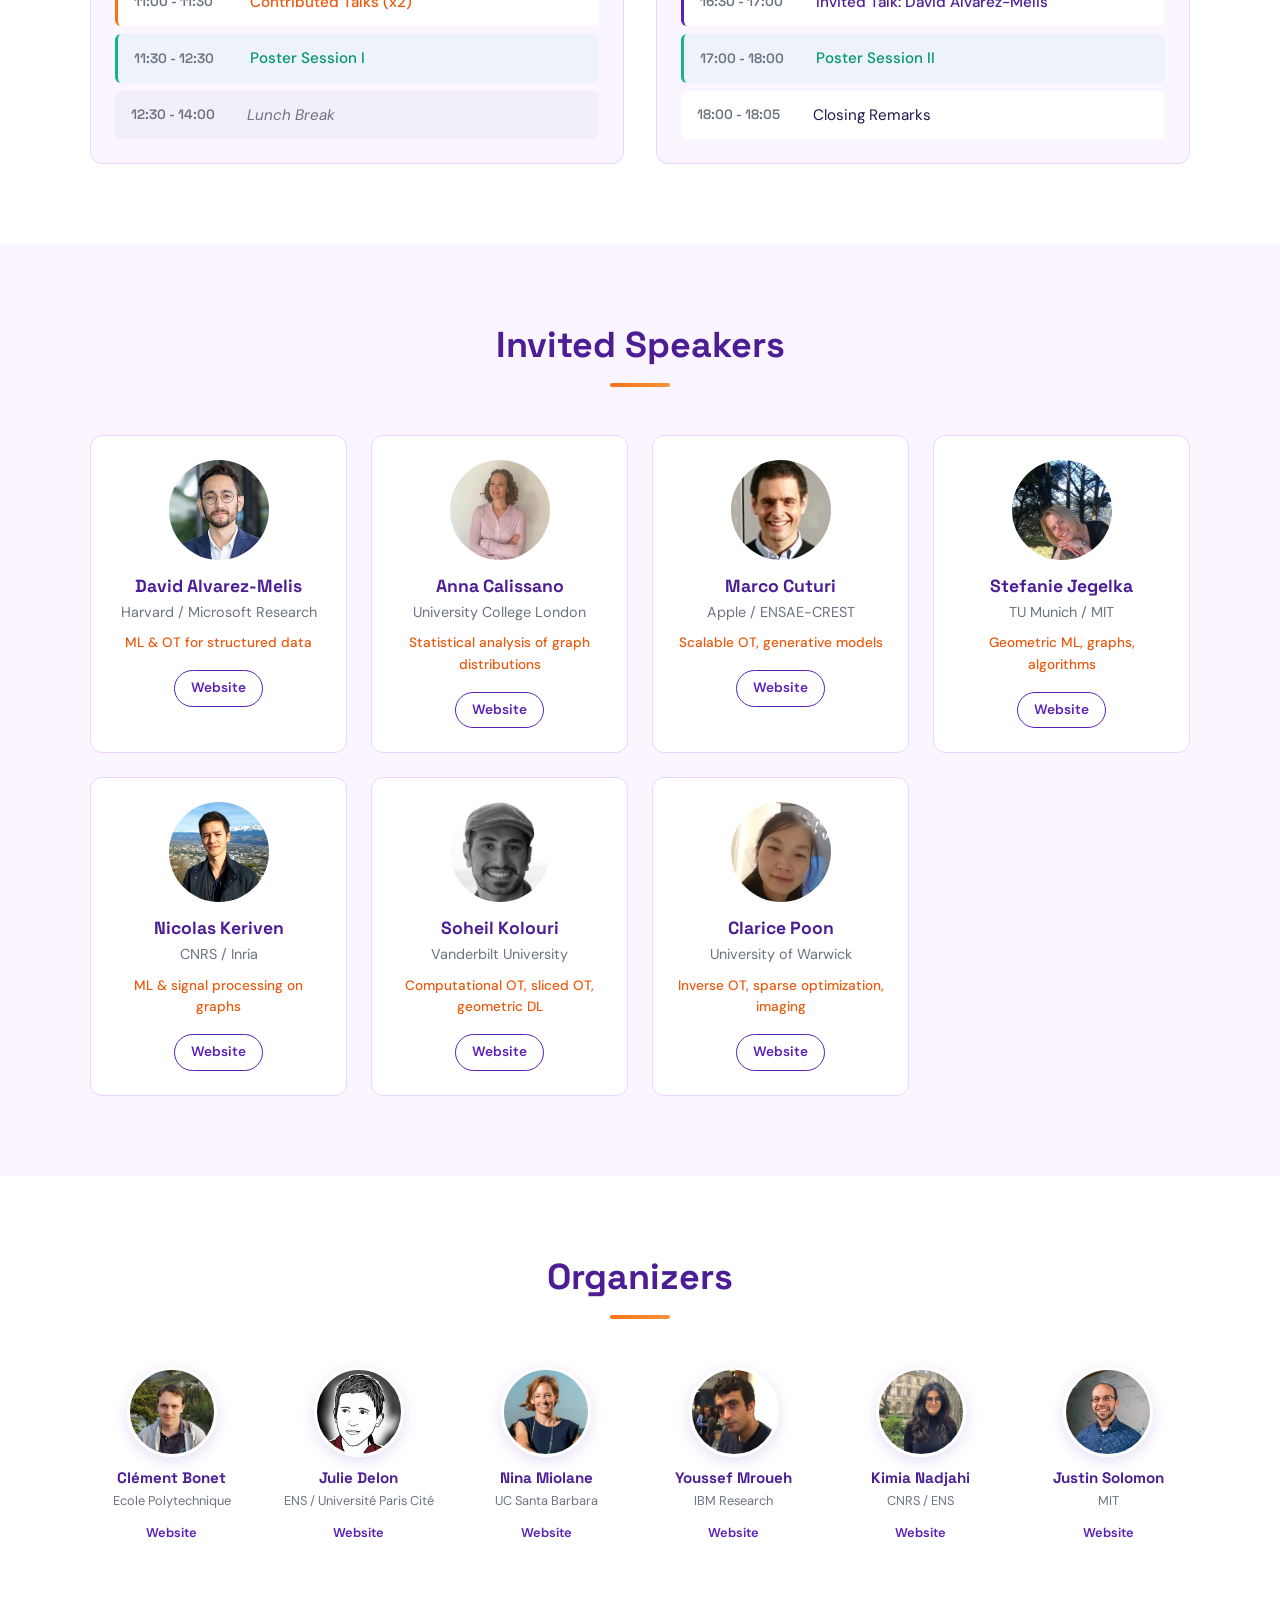
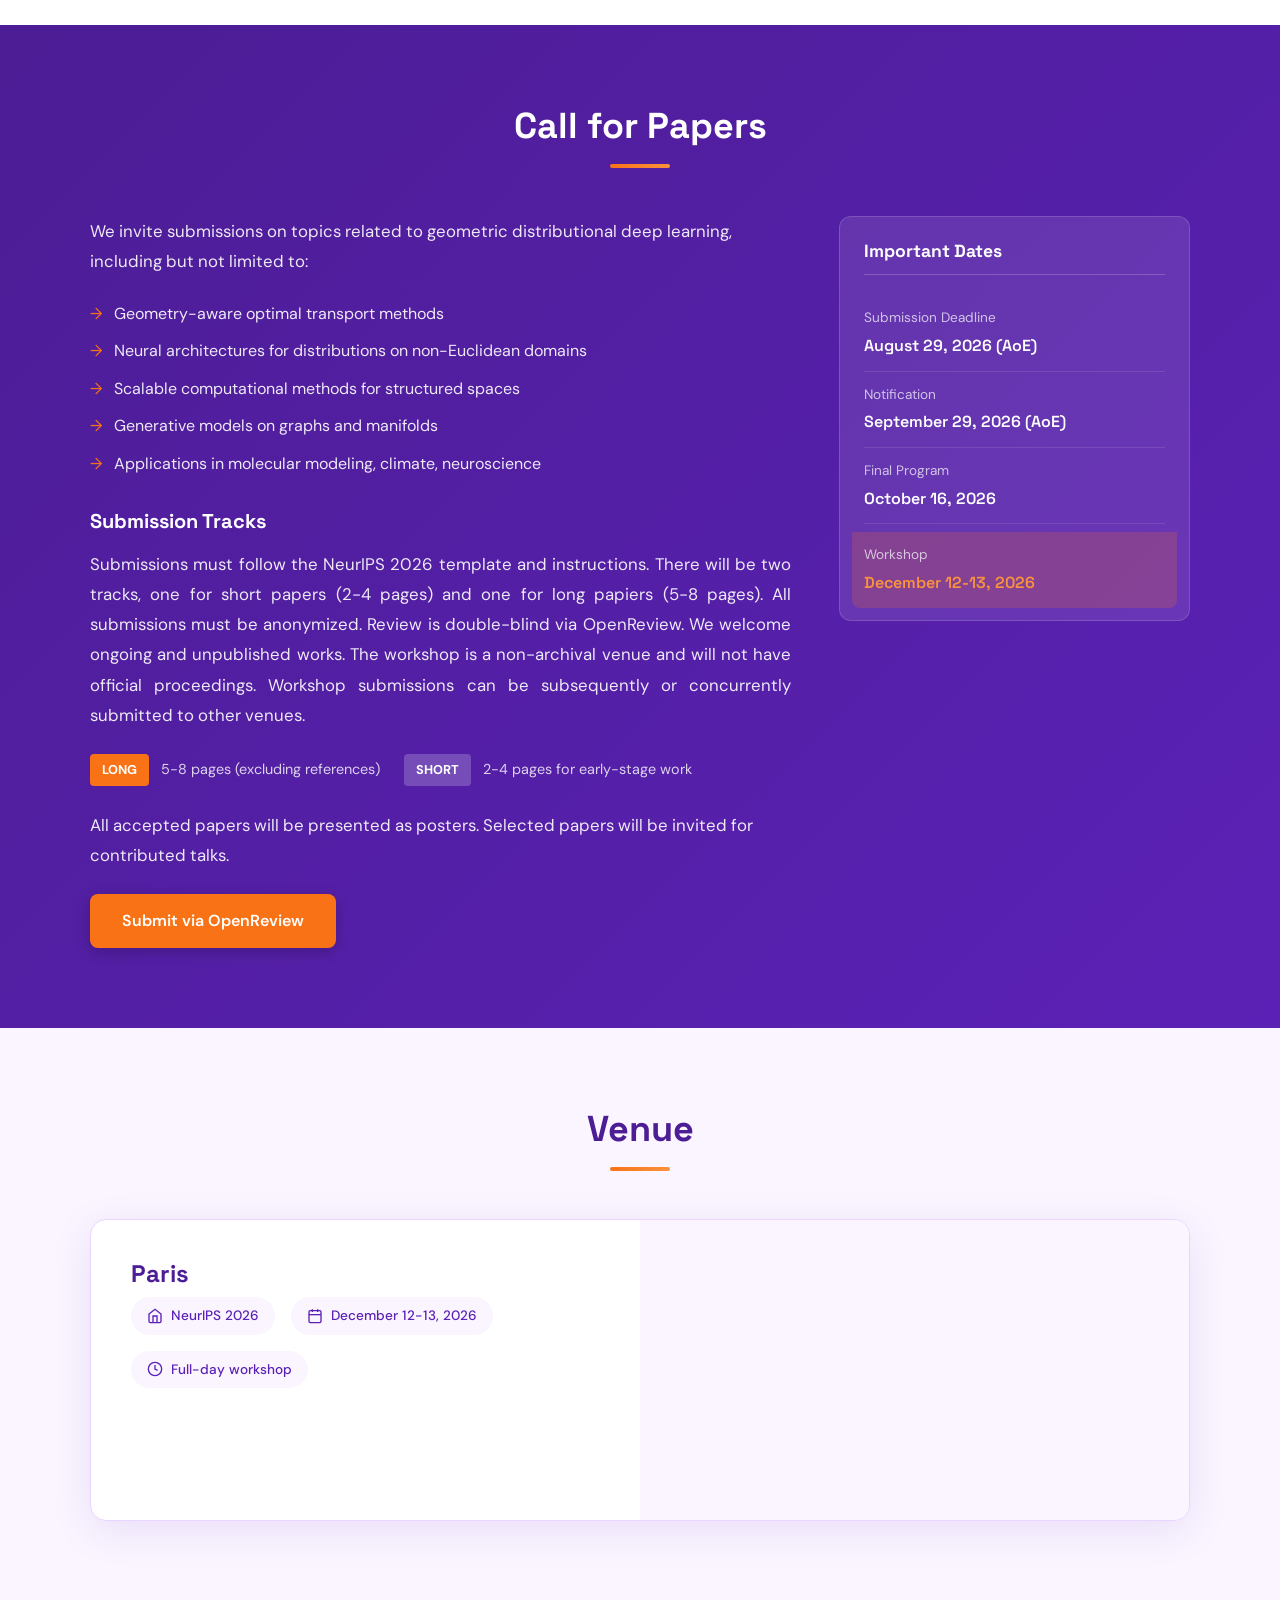
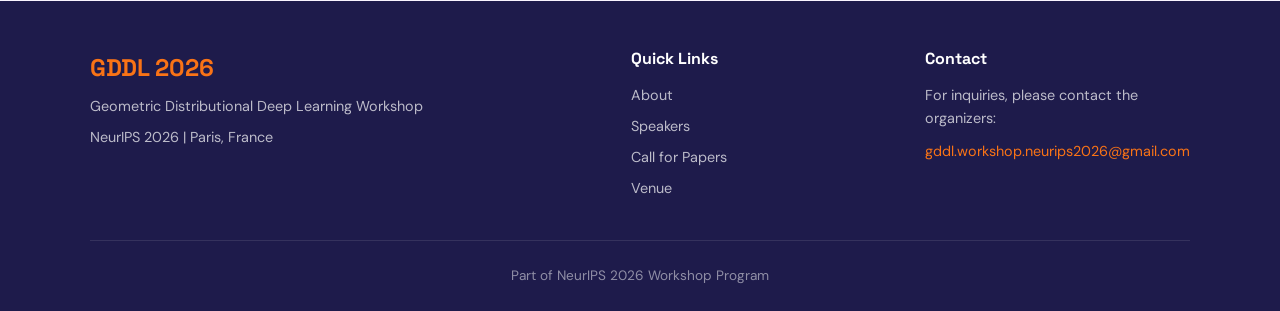
<file: website/index.html>
<!DOCTYPE html>
<html lang="en">
<head>
    <meta charset="UTF-8">
    <meta name="viewport" content="width=device-width, initial-scale=1.0">
    <title>Geometric Distributional Deep Learning | NeurIPS 2026 Workshop</title>
    <link rel="preconnect" href="https://fonts.googleapis.com">
    <link rel="preconnect" href="https://fonts.gstatic.com" crossorigin>
    <link href="https://fonts.googleapis.com/css2?family=Space+Grotesk:wght@400;500;600;700&family=DM+Sans:wght@400;500;600&display=swap" rel="stylesheet">
    <link rel="stylesheet" href="css/style.css">
</head>
<body>
    <nav class="navbar">
        <div class="nav-container">
            <a href="#" class="nav-logo">GDDL 2026</a>
            <button class="nav-toggle" aria-label="Toggle navigation">
                <span></span>
                <span></span>
                <span></span>
            </button>
            <ul class="nav-menu">
                <li><a href="#about">About</a></li>
                <li><a href="#topics">Topics</a></li>
                <li><a href="#schedule">Schedule</a></li>
                <li><a href="#speakers">Speakers</a></li>
                <li><a href="#organizers">Organizers</a></li>
                <li><a href="#cfp">Call for Papers</a></li>
                <li><a href="#venue">Venue</a></li>
            </ul>
        </div>
    </nav>

    <header class="hero">
        <div class="hero-pattern"></div>
        <div class="hero-content">
            <div class="hero-badge">NeurIPS 2026 Workshop</div>
            <h1>Geometric Distributional Deep Learning</h1>
            <p class="hero-tagline">Bridging Optimal Transport, Learning and Structured Data</p>
            <div class="hero-details">
                <div class="detail-item">
                    <svg xmlns="http://www.w3.org/2000/svg" width="20" height="20" viewBox="0 0 24 24" fill="none" stroke="currentColor" stroke-width="2" stroke-linecap="round" stroke-linejoin="round"><rect x="3" y="4" width="18" height="18" rx="2" ry="2"></rect><line x1="16" y1="2" x2="16" y2="6"></line><line x1="8" y1="2" x2="8" y2="6"></line><line x1="3" y1="10" x2="21" y2="10"></line></svg>
                    <span>December 12-13, 2026</span>
                </div>
                <div class="detail-item">
                    <svg xmlns="http://www.w3.org/2000/svg" width="20" height="20" viewBox="0 0 24 24" fill="none" stroke="currentColor" stroke-width="2" stroke-linecap="round" stroke-linejoin="round"><path d="M21 10c0 7-9 13-9 13s-9-6-9-13a9 9 0 0 1 18 0z"></path><circle cx="12" cy="10" r="3"></circle></svg>
                    <span>Paris, France</span>
                </div>
            </div>
            <a href="#cfp" class="hero-cta">Submit Your Work</a>
        </div>
    </header>

    <section id="about" class="section about">
        <div class="container">
            <h2 class="section-title">About the Workshop</h2>
            <div class="about-content">
                <p style="text-align: justify;">Modern machine learning increasingly relies on representing complex data through their <strong>geometric structure</strong> or <strong>probability distribution</strong>. Geometric Deep Learning has made it possible to encode symmetries, invariances, equivariance, and relational information in non-Euclidean domains, such as graphs and manifolds, with many successful applications, ranging from protein structure prediction to neuroscience.</p>
                <p style="text-align: justify;">In parallel, viewing data or features as probability distributions has led to powerful methodologies in deep learning. In particular, <strong>optimal transport</strong> (OT) provides a natural framework for comparing, aligning, and transforming data distributions, and has contributed to notable advances in generative modeling, attention-based architectures, and representation learning.</p>
                <p style="text-align: justify;">This workshop focuses on <strong>Geometric Distributional Deep Learning</strong>: learning systems that jointly model the geometry and distributional nature of data, features and representations. Our goal is to bring together researchers in geometric deep learning, computational optimal transport, generative modeling, graph and manifold learning, and deep learning theory around a shared question:</p>
                <blockquote>How can geometry and distributions be combined to design more scalable, efficient, and interpretable models for structured data?</blockquote>
            </div>
        </div>
    </section>

    <section id="topics" class="section topics">
        <div class="container">
            <h2 class="section-title">Topics of Interest</h2>
            <div class="topics-grid">
                <div class="topic-card">
                    <div class="topic-icon">
                        <svg xmlns="http://www.w3.org/2000/svg" width="32" height="32" viewBox="0 0 24 24" fill="none" stroke="currentColor" stroke-width="2"><circle cx="12" cy="12" r="10"/><path d="M12 2a14.5 14.5 0 0 0 0 20 14.5 14.5 0 0 0 0-20"/><path d="M2 12h20"/></svg>
                    </div>
                    <h3>Geometry-aware Transport</h3>
                    <p>Adapting optimal transport to graphs, manifolds, and physical systems</p>
                </div>
                <div class="topic-card">
                    <div class="topic-icon">
                        <svg xmlns="http://www.w3.org/2000/svg" width="32" height="32" viewBox="0 0 24 24" fill="none" stroke="currentColor" stroke-width="2"><polygon points="12 2 2 7 12 12 22 7 12 2"/><polyline points="2 17 12 22 22 17"/><polyline points="2 12 12 17 22 12"/></svg>
                    </div>
                    <h3>Neural Architectures</h3>
                    <p>Processing probability distributions on graphs and manifolds with GNNs</p>
                </div>
                <div class="topic-card">
                    <div class="topic-icon">
                        <svg xmlns="http://www.w3.org/2000/svg" width="32" height="32" viewBox="0 0 24 24" fill="none" stroke="currentColor" stroke-width="2"><path d="M12 20V10"/><path d="M18 20V4"/><path d="M6 20v-4"/></svg>
                    </div>
                    <h3>Scalable Computation</h3>
                    <p>Sliced methods, entropic regularization, and neural approximations at scale</p>
                </div>
                <div class="topic-card">
                    <div class="topic-icon">
                        <svg xmlns="http://www.w3.org/2000/svg" width="32" height="32" viewBox="0 0 24 24" fill="none" stroke="currentColor" stroke-width="2"><path d="M21 16V8a2 2 0 0 0-1-1.73l-7-4a2 2 0 0 0-2 0l-7 4A2 2 0 0 0 3 8v8a2 2 0 0 0 1 1.73l7 4a2 2 0 0 0 2 0l7-4A2 2 0 0 0 21 16z"/><polyline points="3.27 6.96 12 12.01 20.73 6.96"/><line x1="12" y1="22.08" x2="12" y2="12"/></svg>
                    </div>
                    <h3>Generative Models</h3>
                    <p>Diffusion on manifolds, normalizing flows on structured spaces</p>
                </div>
                <div class="topic-card">
                    <div class="topic-icon">
                        <svg xmlns="http://www.w3.org/2000/svg" width="32" height="32" viewBox="0 0 24 24" fill="none" stroke="currentColor" stroke-width="2"><circle cx="12" cy="12" r="3"/><path d="M19.4 15a1.65 1.65 0 0 0 .33 1.82l.06.06a2 2 0 0 1 0 2.83 2 2 0 0 1-2.83 0l-.06-.06a1.65 1.65 0 0 0-1.82-.33 1.65 1.65 0 0 0-1 1.51V21a2 2 0 0 1-2 2 2 2 0 0 1-2-2v-.09A1.65 1.65 0 0 0 9 19.4a1.65 1.65 0 0 0-1.82.33l-.06.06a2 2 0 0 1-2.83 0 2 2 0 0 1 0-2.83l.06-.06a1.65 1.65 0 0 0 .33-1.82 1.65 1.65 0 0 0-1.51-1H3a2 2 0 0 1-2-2 2 2 0 0 1 2-2h.09A1.65 1.65 0 0 0 4.6 9a1.65 1.65 0 0 0-.33-1.82l-.06-.06a2 2 0 0 1 0-2.83 2 2 0 0 1 2.83 0l.06.06a1.65 1.65 0 0 0 1.82.33H9a1.65 1.65 0 0 0 1-1.51V3a2 2 0 0 1 2-2 2 2 0 0 1 2 2v.09a1.65 1.65 0 0 0 1 1.51 1.65 1.65 0 0 0 1.82-.33l.06-.06a2 2 0 0 1 2.83 0 2 2 0 0 1 0 2.83l-.06.06a1.65 1.65 0 0 0-.33 1.82V9a1.65 1.65 0 0 0 1.51 1H21a2 2 0 0 1 2 2 2 2 0 0 1-2 2h-.09a1.65 1.65 0 0 0-1.51 1z"/></svg>
                    </div>
                    <h3>Scientific Applications</h3>
                    <p>Molecular modeling, climate prediction, neuroscience, physical sciences</p>
                </div>
            </div>
        </div>
    </section>

    <section id="schedule" class="section schedule">
        <div class="container">
            <h2 class="section-title">Schedule</h2>
            <p class="schedule-subtitle">Full-day workshop with invited talks, contributed presentations, and poster sessions</p>

            <div class="schedule-grid">
                <div class="schedule-block">
                    <h3 class="schedule-block-title">Morning</h3>
                    <div class="schedule-items">
                        <div class="schedule-item">
                            <span class="time">9:00 - 9:05</span>
                            <span class="event">Opening Remarks</span>
                        </div>
                        <div class="schedule-item invited">
                            <span class="time">9:05 - 9:35</span>
                            <span class="event">Invited Talk: Marco Cuturi</span>
                        </div>
                        <div class="schedule-item invited">
                            <span class="time">9:35 - 10:05</span>
                            <span class="event">Invited Talk: Clarice Poon</span>
                        </div>
                        <div class="schedule-item break">
                            <span class="time">10:05 - 10:30</span>
                            <span class="event">Coffee Break</span>
                        </div>
                        <div class="schedule-item invited">
                            <span class="time">10:30 - 11:00</span>
                            <span class="event">Invited Talk: Nicolas Keriven</span>
                        </div>
                        <div class="schedule-item contributed">
                            <span class="time">11:00 - 11:30</span>
                            <span class="event">Contributed Talks (x2)</span>
                        </div>
                        <div class="schedule-item poster">
                            <span class="time">11:30 - 12:30</span>
                            <span class="event">Poster Session I</span>
                        </div>
                        <div class="schedule-item break">
                            <span class="time">12:30 - 14:00</span>
                            <span class="event">Lunch Break</span>
                        </div>
                    </div>
                </div>

                <div class="schedule-block">
                    <h3 class="schedule-block-title">Afternoon</h3>
                    <div class="schedule-items">
                        <div class="schedule-item invited">
                            <span class="time">14:00 - 14:30</span>
                            <span class="event">Invited Talk: Stefanie Jegelka</span>
                        </div>
                        <div class="schedule-item invited">
                            <span class="time">14:30 - 15:00</span>
                            <span class="event">Invited Talk: Soheil Kolouri</span>
                        </div>
                        <div class="schedule-item contributed">
                            <span class="time">15:00 - 15:30</span>
                            <span class="event">Contributed Talks (x2)</span>
                        </div>
                        <div class="schedule-item break">
                            <span class="time">15:30 - 16:00</span>
                            <span class="event">Coffee Break</span>
                        </div>
                        <div class="schedule-item invited">
                            <span class="time">16:00 - 16:30</span>
                            <span class="event">Invited Talk: Anna Calissano</span>
                        </div>
                        <div class="schedule-item invited">
                            <span class="time">16:30 - 17:00</span>
                            <span class="event">Invited Talk: David Alvarez-Melis</span>
                        </div>
                        <div class="schedule-item poster">
                            <span class="time">17:00 - 18:00</span>
                            <span class="event">Poster Session II</span>
                        </div>
                        <div class="schedule-item">
                            <span class="time">18:00 - 18:05</span>
                            <span class="event">Closing Remarks</span>
                        </div>
                    </div>
                </div>
            </div>
        </div>
    </section>

    <section id="speakers" class="section speakers">
        <div class="container">
            <h2 class="section-title">Invited Speakers</h2>
            <div class="speakers-grid">
                <div class="speaker-card">
                    <div class="speaker-photo" style="background-image: url('images/speakers/david_alvarez_melis.jpg');">
                        <span class="speaker-initials">DA</span>
                    </div>
                    <h3>David Alvarez-Melis</h3>
                    <p class="speaker-affiliation">Harvard / Microsoft Research</p>
                    <p class="speaker-topic">ML & OT for structured data</p>
                    <a href="https://dmelis.github.io/" target="_blank" class="speaker-link">Website</a>
                </div>

                <div class="speaker-card">
                    <div class="speaker-photo" style="background-image: url('images/speakers/anna_calissano.jpg');">
                        <span class="speaker-initials">AC</span>
                    </div>
                    <h3>Anna Calissano</h3>
                    <p class="speaker-affiliation">University College London</p>
                    <p class="speaker-topic">Statistical analysis of graph distributions</p>
                    <a href="https://annacalissano.com/" target="_blank" class="speaker-link">Website</a>
                </div>

                <div class="speaker-card">
                    <div class="speaker-photo" style="background-image: url('images/speakers/marco_cuturi.jpg');">
                        <span class="speaker-initials">MC</span>
                    </div>
                    <h3>Marco Cuturi</h3>
                    <p class="speaker-affiliation">Apple / ENSAE-CREST</p>
                    <p class="speaker-topic">Scalable OT, generative models</p>
                    <a href="https://marcocuturi.net/" target="_blank" class="speaker-link">Website</a>
                </div>

                <div class="speaker-card">
                    <div class="speaker-photo" style="background-image: url('images/speakers/stefanie_jegelka.jpg');">
                        <span class="speaker-initials">SJ</span>
                    </div>
                    <h3>Stefanie Jegelka</h3>
                    <p class="speaker-affiliation">TU Munich / MIT</p>
                    <p class="speaker-topic">Geometric ML, graphs, algorithms</p>
                    <a href="https://people.csail.mit.edu/stefje/" target="_blank" class="speaker-link">Website</a>
                </div>

                <div class="speaker-card">
                    <div class="speaker-photo" style="background-image: url('images/speakers/nicolas_keriven.jpg');">
                        <span class="speaker-initials">NK</span>
                    </div>
                    <h3>Nicolas Keriven</h3>
                    <p class="speaker-affiliation">CNRS / Inria</p>
                    <p class="speaker-topic">ML & signal processing on graphs</p>
                    <a href="https://nkeriven.github.io/" target="_blank" class="speaker-link">Website</a>
                </div>

                <div class="speaker-card">
                    <div class="speaker-photo" style="background-image: url('images/speakers/soheil_kolouri.jpg');">
                        <span class="speaker-initials">SK</span>
                    </div>
                    <h3>Soheil Kolouri</h3>
                    <p class="speaker-affiliation">Vanderbilt University</p>
                    <p class="speaker-topic">Computational OT, sliced OT, geometric DL</p>
                    <a href="https://skolouri.github.io/" target="_blank" class="speaker-link">Website</a>
                </div>

                <div class="speaker-card">
                    <div class="speaker-photo" style="background-image: url('images/speakers/clarice_poon.jpg');">
                        <span class="speaker-initials">CP</span>
                    </div>
                    <h3>Clarice Poon</h3>
                    <p class="speaker-affiliation">University of Warwick</p>
                    <p class="speaker-topic">Inverse OT, sparse optimization, imaging</p>
                    <a href="https://cmhsp2.github.io/" target="_blank" class="speaker-link">Website</a>
                </div>
            </div>
        </div>
    </section>

    <section id="organizers" class="section organizers">
        <div class="container">
            <h2 class="section-title">Organizers</h2>
            <div class="organizers-grid">
                <div class="organizer-card">
                    <div class="organizer-photo" style="background-image: url('images/organizers/clement_bonet.jpg');">
                        <span class="organizer-initials">CB</span>
                    </div>
                    <h3>Clément Bonet</h3>
                    <p class="organizer-affiliation">Ecole Polytechnique</p>
                    <a href="https://clbonet.github.io/" target="_blank" class="organizer-link">Website</a>
                </div>

                <div class="organizer-card">
                    <div class="organizer-photo" style="background-image: url('images/organizers/julie_delon.jpg');">
                        <span class="organizer-initials">JD</span>
                    </div>
                    <h3>Julie Delon</h3>
                    <p class="organizer-affiliation">ENS / Université Paris Cité</p>
                    <a href="https://judelo.github.io/" target="_blank" class="organizer-link">Website</a>
                </div>

                <div class="organizer-card">
                    <div class="organizer-photo" style="background-image: url('images/organizers/nina_miolane.jpg');">
                        <span class="organizer-initials">NM</span>
                    </div>
                    <h3>Nina Miolane</h3>
                    <p class="organizer-affiliation">UC Santa Barbara</p>
                    <a href="https://www.ninamiolane.com/" target="_blank" class="organizer-link">Website</a>
                </div>

                <div class="organizer-card">
                    <div class="organizer-photo" style="background-image: url('images/organizers/youssef_mroueh.jpg');">
                        <span class="organizer-initials">YM</span>
                    </div>
                    <h3>Youssef Mroueh</h3>
                    <p class="organizer-affiliation">IBM Research</p>
                    <a href="https://research.ibm.com/people/youssef-mroueh" target="_blank" class="organizer-link">Website</a>
                </div>

                <div class="organizer-card">
                    <div class="organizer-photo" style="background-image: url('images/organizers/kimia_nadjahi.jpg');">
                        <span class="organizer-initials">KN</span>
                    </div>
                    <h3>Kimia Nadjahi</h3>
                    <p class="organizer-affiliation">CNRS / ENS</p>
                    <a href="https://kimiandj.github.io/" target="_blank" class="organizer-link">Website</a>
                </div>

                <div class="organizer-card">
                    <div class="organizer-photo" style="background-image: url('images/organizers/justin_solomon.jpg');">
                        <span class="organizer-initials">JS</span>
                    </div>
                    <h3>Justin Solomon</h3>
                    <p class="organizer-affiliation">MIT</p>
                    <a href="https://people.csail.mit.edu/jsolomon/" target="_blank" class="organizer-link">Website</a>
                </div>
            </div>
        </div>
    </section>

    <section id="cfp" class="section cfp">
        <div class="container">
            <h2 class="section-title">Call for Papers</h2>
            <div class="cfp-content">
                <div class="cfp-main">
                    <p>We invite submissions on topics related to geometric distributional deep learning, including but not limited to:</p>
                    <ul>
                        <li>Geometry-aware optimal transport methods</li>
                        <li>Neural architectures for distributions on non-Euclidean domains</li>
                        <li>Scalable computational methods for structured spaces</li>
                        <li>Generative models on graphs and manifolds</li>
                        <li>Applications in molecular modeling, climate, neuroscience</li>
                    </ul>

                    <h3>Submission Tracks</h3>
                    <p class="cfp-note" style="text-align: justify;">Submissions must follow the <a href="https://neurips.cc/Conferences/2026/CallForPapers" target="_blank">NeurIPS 2026</a> template and instructions. There will be two tracks, one for short papers (2-4 pages) and one for long papiers (5-8 pages). All submissions must be anonymized. Review is double-blind via OpenReview. We welcome ongoing and unpublished works. The workshop is a non-archival venue and will not have official proceedings. Workshop submissions can be subsequently or concurrently submitted to other venues.</p>
                    <div class="tracks">
                        <div class="track">
                            <span class="track-badge long">Long</span>
                            <span class="track-desc">5-8 pages (excluding references)</span>
                        </div>
                        <div class="track">
                            <span class="track-badge short">Short</span>
                            <span class="track-desc">2-4 pages for early-stage work</span>
                        </div>
                    </div>
                    <p class="cfp-note">All accepted papers will be presented as posters. Selected papers will be invited for contributed talks.</p>

                    <a href="#" class="cfp-button">Submit via OpenReview</a>
                </div>

                <div class="cfp-dates">
                    <h3>Important Dates</h3>
                    <div class="date-item">
                        <span class="date-label">Submission Deadline</span>
                        <span class="date-value">August 29, 2026 (AoE)</span>
                    </div>
                    <div class="date-item">
                        <span class="date-label">Notification</span>
                        <span class="date-value">September 29, 2026 (AoE)</span>
                    </div>
                    <div class="date-item">
                        <span class="date-label">Final Program</span>
                        <span class="date-value">October 16, 2026</span>
                    </div>
                    <div class="date-item highlight">
                        <span class="date-label">Workshop</span>
                        <span class="date-value">December 12-13, 2026</span>
                    </div>
                </div>
            </div>
        </div>
    </section>

    <section id="venue" class="section venue">
        <div class="container">
            <h2 class="section-title">Venue</h2>
            <div class="venue-card">
                <div class="venue-info">
                    <h3>Paris</h3>
<!--                    <h3>Palais des Congrès de Paris</h3>
                    <p class="venue-address">2 Place de la Porte Maillot, 75017 Paris, France</p>
                    <p class="venue-desc">NeurIPS 2026 will be held at the Palais des Congrès de Paris, one of Europe's largest and most modern convention centers. Located in the 17th arrondissement near the Arc de Triomphe, it offers excellent public transport access via Metro Line 1 (Porte Maillot station) and RER C.</p>-->
                    <div class="venue-features">
                        <span class="venue-feature">
                            <svg xmlns="http://www.w3.org/2000/svg" width="16" height="16" viewBox="0 0 24 24" fill="none" stroke="currentColor" stroke-width="2"><path d="M3 9l9-7 9 7v11a2 2 0 0 1-2 2H5a2 2 0 0 1-2-2z"/><polyline points="9 22 9 12 15 12 15 22"/></svg>
                            NeurIPS 2026
                        </span>
                        <span class="venue-feature">
                            <svg xmlns="http://www.w3.org/2000/svg" width="16" height="16" viewBox="0 0 24 24" fill="none" stroke="currentColor" stroke-width="2"><rect x="3" y="4" width="18" height="18" rx="2" ry="2"/><line x1="16" y1="2" x2="16" y2="6"/><line x1="8" y1="2" x2="8" y2="6"/><line x1="3" y1="10" x2="21" y2="10"/></svg>
                            December 12-13, 2026
                        </span>
                        <span class="venue-feature">
                            <svg xmlns="http://www.w3.org/2000/svg" width="16" height="16" viewBox="0 0 24 24" fill="none" stroke="currentColor" stroke-width="2"><circle cx="12" cy="12" r="10"/><polyline points="12 6 12 12 16 14"/></svg>
                            Full-day workshop
                        </span>
                    </div>
                </div>
                <div class="venue-map">
                    <iframe
                        src="https://www.google.com/maps/embed?pb=!1m18!1m12!1m3!1d2623.5!2d2.2831!3d48.8782!2m3!1f0!2f0!3f0!3m2!1i1024!2i768!4f13.1!3m3!1m2!1s0x47e66f9a4c7f1f6d%3A0x1e3a3b4c5d6e7f8a!2sPalais%20des%20Congr%C3%A8s%20de%20Paris!5e0!3m2!1sen!2sfr!4v1689000000000!5m2!1sen!2sfr"
                        width="100%"
                        height="100%"
                        style="border:0;"
                        allowfullscreen=""
                        loading="lazy"
                        referrerpolicy="no-referrer-when-downgrade">
                    </iframe>
                </div>
            </div>
        </div>
    </section>

    <footer class="footer">
        <div class="container">
            <div class="footer-content">
                <div class="footer-brand">
                    <span class="footer-logo">GDDL 2026</span>
                    <p>Geometric Distributional Deep Learning Workshop</p>
                    <p>NeurIPS 2026 | Paris, France</p>
                </div>
                <div class="footer-links">
                    <h4>Quick Links</h4>
                    <a href="#about">About</a>
                    <a href="#speakers">Speakers</a>
                    <a href="#cfp">Call for Papers</a>
                    <a href="#venue">Venue</a>
                </div>
                <div class="footer-contact">
                    <h4>Contact</h4>
                    <p>For inquiries, please contact the organizers:</p>
                    <a href="mailto:gddl.workshop.neurips2026@gmail.com">gddl.workshop.neurips2026@gmail.com</a>
                </div>
            </div>
            <div class="footer-bottom">
                <p>Part of NeurIPS 2026 Workshop Program</p>
            </div>
        </div>
    </footer>

    <script src="js/main.js"></script>
</body>
</html>
</file>
<file: css/style.css>
/* ===== CSS Variables - Purple & Coral Theme ===== */
:root {
    --primary: #5b21b6;
    --primary-light: #7c3aed;
    --primary-dark: #4c1d95;
    --accent: #f97316;
    --accent-light: #fb923c;
    --accent-dark: #ea580c;
    --text: #1e1b4b;
    --text-light: #4338ca;
    --text-muted: #6b7280;
    --background: #faf5ff;
    --surface: #ffffff;
    --border: #e9d5ff;
}

/* ===== Reset & Base ===== */
*, *::before, *::after {
    margin: 0;
    padding: 0;
    box-sizing: border-box;
}

html {
    scroll-behavior: smooth;
}

body {
    font-family: 'DM Sans', -apple-system, BlinkMacSystemFont, sans-serif;
    background-color: var(--background);
    color: var(--text);
    line-height: 1.6;
}

h1, h2, h3, h4, h5, h6 {
    font-family: 'Space Grotesk', sans-serif;
    font-weight: 700;
    line-height: 1.2;
}

a {
    text-decoration: none;
    color: inherit;
}

img {
    max-width: 100%;
    height: auto;
}

/* ===== Navigation ===== */
.navbar {
    position: fixed;
    top: 0;
    left: 0;
    right: 0;
    z-index: 1000;
    background: rgba(255, 255, 255, 0.95);
    backdrop-filter: blur(10px);
    border-bottom: 1px solid var(--border);
    transition: box-shadow 0.3s ease;
}

.nav-container {
    max-width: 1200px;
    margin: 0 auto;
    padding: 0 1.5rem;
    display: flex;
    justify-content: space-between;
    align-items: center;
    height: 70px;
}

.nav-logo {
    font-family: 'Space Grotesk', sans-serif;
    font-size: 1.25rem;
    font-weight: 700;
    color: var(--primary);
    letter-spacing: -0.02em;
}

.nav-menu {
    display: flex;
    list-style: none;
    gap: 2rem;
}

.nav-menu a {
    font-size: 0.9rem;
    font-weight: 500;
    color: var(--text);
    transition: color 0.2s ease;
}

.nav-menu a:hover {
    color: var(--primary);
}

.nav-toggle {
    display: none;
    flex-direction: column;
    gap: 5px;
    background: none;
    border: none;
    cursor: pointer;
    padding: 5px;
}

.nav-toggle span {
    width: 24px;
    height: 2px;
    background: var(--text);
    transition: all 0.3s ease;
}

/* ===== Hero Section ===== */
.hero {
    position: relative;
    min-height: 100vh;
    display: flex;
    align-items: center;
    justify-content: center;
    background: linear-gradient(135deg, var(--primary-dark) 0%, var(--primary) 50%, var(--primary-light) 100%);
    overflow: hidden;
}

.hero-pattern {
    position: absolute;
    inset: 0;
    background-image:
        radial-gradient(circle at 20% 30%, rgba(249, 115, 22, 0.15) 0%, transparent 40%),
        radial-gradient(circle at 80% 70%, rgba(251, 146, 60, 0.1) 0%, transparent 40%),
        url("data:image/svg+xml,%3Csvg width='60' height='60' viewBox='0 0 60 60' xmlns='http://www.w3.org/2000/svg'%3E%3Cg fill='none' fill-rule='evenodd'%3E%3Cg fill='%23ffffff' fill-opacity='0.05'%3E%3Cpath d='M36 34v-4h-2v4h-4v2h4v4h2v-4h4v-2h-4zm0-30V0h-2v4h-4v2h4v4h2V6h4V4h-4zM6 34v-4H4v4H0v2h4v4h2v-4h4v-2H6zM6 4V0H4v4H0v2h4v4h2V6h4V4H6z'/%3E%3C/g%3E%3C/g%3E%3C/svg%3E");
    opacity: 0.8;
}

.hero-content {
    position: relative;
    z-index: 1;
    text-align: center;
    padding: 2rem;
    max-width: 900px;
}

.hero-badge {
    display: inline-block;
    background: rgba(255, 255, 255, 0.15);
    color: white;
    padding: 0.5rem 1.25rem;
    border-radius: 50px;
    font-size: 0.875rem;
    font-weight: 600;
    letter-spacing: 0.05em;
    text-transform: uppercase;
    margin-bottom: 1.5rem;
    border: 1px solid rgba(255, 255, 255, 0.2);
}

.hero h1 {
    font-size: clamp(2.5rem, 6vw, 4rem);
    color: white;
    margin-bottom: 1rem;
    letter-spacing: -0.02em;
}

.hero-tagline {
    font-size: clamp(1.1rem, 2.5vw, 1.4rem);
    color: rgba(255, 255, 255, 0.9);
    margin-bottom: 2rem;
    font-weight: 400;
}

.hero-details {
    display: flex;
    justify-content: center;
    gap: 2rem;
    margin-bottom: 2.5rem;
    flex-wrap: wrap;
}

.detail-item {
    display: flex;
    align-items: center;
    gap: 0.5rem;
    color: rgba(255, 255, 255, 0.9);
    font-size: 1rem;
}

.detail-item svg {
    opacity: 0.8;
}

.hero-cta {
    display: inline-block;
    background: var(--accent);
    color: white;
    padding: 1rem 2.5rem;
    border-radius: 8px;
    font-weight: 600;
    font-size: 1rem;
    transition: all 0.3s ease;
    box-shadow: 0 4px 15px rgba(249, 115, 22, 0.3);
}

.hero-cta:hover {
    background: var(--accent-light);
    transform: translateY(-2px);
    box-shadow: 0 6px 20px rgba(249, 115, 22, 0.4);
}

/* ===== Mobile Navigation ===== */
@media (max-width: 768px) {
    .nav-toggle {
        display: flex;
    }

    .nav-menu {
        position: fixed;
        top: 70px;
        left: 0;
        right: 0;
        background: white;
        flex-direction: column;
        padding: 1.5rem;
        gap: 0;
        border-bottom: 1px solid var(--border);
        transform: translateY(-100%);
        opacity: 0;
        visibility: hidden;
        transition: all 0.3s ease;
    }

    .nav-menu.active {
        transform: translateY(0);
        opacity: 1;
        visibility: visible;
    }

    .nav-menu li {
        border-bottom: 1px solid var(--border);
    }

    .nav-menu li:last-child {
        border-bottom: none;
    }

    .nav-menu a {
        display: block;
        padding: 1rem 0;
    }

    .nav-toggle.active span:nth-child(1) {
        transform: rotate(45deg) translate(5px, 5px);
    }

    .nav-toggle.active span:nth-child(2) {
        opacity: 0;
    }

    .nav-toggle.active span:nth-child(3) {
        transform: rotate(-45deg) translate(5px, -5px);
    }
}

/* ===== Common Section Styles ===== */
.section {
    padding: 5rem 1.5rem;
}

.container {
    max-width: 1100px;
    margin: 0 auto;
}

.section-title {
    font-size: 2.25rem;
    color: var(--primary-dark);
    text-align: center;
    margin-bottom: 3rem;
    position: relative;
}

.section-title::after {
    content: '';
    display: block;
    width: 60px;
    height: 4px;
    background: linear-gradient(90deg, var(--accent), var(--accent-light));
    margin: 1rem auto 0;
    border-radius: 2px;
}

/* ===== About Section ===== */
.about {
    background: var(--surface);
}

.about-content {
    max-width: 800px;
    margin: 0 auto;
}

.about-content p {
    font-size: 1.1rem;
    color: var(--text);
    margin-bottom: 1.5rem;
    line-height: 1.8;
}

.about-content strong {
    color: var(--primary);
    font-weight: 600;
}

.about-content blockquote {
    background: linear-gradient(135deg, var(--primary) 0%, var(--primary-light) 100%);
    color: white;
    padding: 1.5rem 2rem;
    border-radius: 8px;
    font-size: 1.15rem;
    font-style: italic;
    font-weight: 500;
    margin: 2rem 0 0;
    text-align: center;
    box-shadow: 0 4px 20px rgba(91, 33, 182, 0.2);
}

/* ===== Topics Section ===== */
.topics {
    background: var(--background);
}

.topics-grid {
    display: grid;
    grid-template-columns: repeat(auto-fit, minmax(280px, 1fr));
    gap: 1.5rem;
}

.topic-card {
    background: var(--surface);
    padding: 2rem;
    border-radius: 12px;
    border: 1px solid var(--border);
    transition: all 0.3s ease;
}

.topic-card:hover {
    transform: translateY(-4px);
    box-shadow: 0 10px 30px rgba(91, 33, 182, 0.1);
    border-color: var(--primary-light);
}

.topic-icon {
    width: 56px;
    height: 56px;
    background: linear-gradient(135deg, var(--primary) 0%, var(--primary-light) 100%);
    border-radius: 12px;
    display: flex;
    align-items: center;
    justify-content: center;
    margin-bottom: 1.25rem;
    color: white;
}

.topic-card h3 {
    font-size: 1.15rem;
    color: var(--primary-dark);
    margin-bottom: 0.75rem;
}

.topic-card p {
    font-size: 0.95rem;
    color: var(--text-muted);
    line-height: 1.6;
}

/* ===== Schedule Section ===== */
.schedule {
    background: var(--surface);
}

.schedule-subtitle {
    text-align: center;
    color: var(--text-muted);
    font-size: 1.1rem;
    margin-top: -1.5rem;
    margin-bottom: 3rem;
}

.schedule-grid {
    display: grid;
    grid-template-columns: repeat(auto-fit, minmax(400px, 1fr));
    gap: 2rem;
}

.schedule-block {
    background: var(--background);
    border-radius: 12px;
    padding: 1.5rem;
    border: 1px solid var(--border);
}

.schedule-block-title {
    font-size: 1.25rem;
    color: var(--primary);
    margin-bottom: 1.25rem;
    padding-bottom: 0.75rem;
    border-bottom: 2px solid var(--accent);
}

.schedule-items {
    display: flex;
    flex-direction: column;
    gap: 0.5rem;
}

.schedule-item {
    display: flex;
    gap: 1rem;
    padding: 0.75rem 1rem;
    border-radius: 6px;
    background: var(--surface);
    align-items: center;
}

.schedule-item .time {
    font-size: 0.85rem;
    font-weight: 600;
    color: var(--text-muted);
    min-width: 100px;
    font-family: 'Space Grotesk', sans-serif;
}

.schedule-item .event {
    font-size: 0.95rem;
    color: var(--text);
}

.schedule-item.invited {
    border-left: 3px solid var(--primary);
}

.schedule-item.invited .event {
    color: var(--primary-dark);
    font-weight: 500;
}

.schedule-item.contributed {
    border-left: 3px solid var(--accent);
}

.schedule-item.contributed .event {
    color: var(--accent-dark);
    font-weight: 500;
}

.schedule-item.poster {
    border-left: 3px solid #10b981;
    background: rgba(16, 185, 129, 0.05);
}

.schedule-item.poster .event {
    color: #059669;
    font-weight: 500;
}

.schedule-item.break {
    background: rgba(107, 114, 128, 0.05);
}

.schedule-item.break .event {
    color: var(--text-muted);
    font-style: italic;
}

@media (max-width: 500px) {
    .schedule-grid {
        grid-template-columns: 1fr;
    }

    .schedule-item {
        flex-direction: column;
        align-items: flex-start;
        gap: 0.25rem;
    }

    .schedule-item .time {
        min-width: auto;
    }
}

/* ===== Speakers Section ===== */
.speakers {
    background: var(--background);
}

.speakers-grid {
    display: grid;
    grid-template-columns: repeat(auto-fit, minmax(240px, 1fr));
    gap: 1.5rem;
}

.speaker-card {
    background: var(--surface);
    border-radius: 12px;
    padding: 1.5rem;
    text-align: center;
    border: 1px solid var(--border);
    transition: all 0.3s ease;
}

.speaker-card:hover {
    transform: translateY(-4px);
    box-shadow: 0 10px 30px rgba(91, 33, 182, 0.1);
}

.speaker-photo {
    width: 100px;
    height: 100px;
    border-radius: 50%;
    margin: 0 auto 1rem;
    background: linear-gradient(135deg, var(--primary) 0%, var(--primary-light) 100%);
    display: flex;
    align-items: center;
    justify-content: center;
    background-size: cover;
    background-position: center;
    position: relative;
    overflow: hidden;
}

.speaker-initials {
    color: white;
    font-family: 'Space Grotesk', sans-serif;
    font-size: 1.5rem;
    font-weight: 700;
    position: absolute;
    z-index: 0;
}

.speaker-photo[style*="url"] .speaker-initials {
    display: none;
}

.speaker-card h3 {
    font-size: 1.1rem;
    color: var(--primary-dark);
    margin-bottom: 0.25rem;
}

.speaker-affiliation {
    font-size: 0.9rem;
    color: var(--text-muted);
    margin-bottom: 0.5rem;
}

.speaker-topic {
    font-size: 0.85rem;
    color: var(--accent-dark);
    font-weight: 500;
    margin-bottom: 1rem;
}

.speaker-link {
    display: inline-block;
    font-size: 0.85rem;
    color: var(--primary);
    font-weight: 600;
    padding: 0.4rem 1rem;
    border: 1px solid var(--primary);
    border-radius: 20px;
    transition: all 0.2s ease;
}

.speaker-link:hover {
    background: var(--primary);
    color: white;
}

/* ===== Organizers Section ===== */
.organizers {
    background: var(--surface);
}

.organizers-grid {
    display: grid;
    grid-template-columns: repeat(6, 1fr);
    gap: 1.5rem;
}

.organizer-card {
    text-align: center;
    transition: all 0.3s ease;
}

.organizer-card:hover {
    transform: translateY(-4px);
}

.organizer-photo {
    width: 90px;
    height: 90px;
    border-radius: 50%;
    margin: 0 auto 0.75rem;
    background: linear-gradient(135deg, var(--accent) 0%, var(--accent-light) 100%);
    display: flex;
    align-items: center;
    justify-content: center;
    background-size: cover;
    background-position: center;
    position: relative;
    overflow: hidden;
    border: 3px solid var(--surface);
    box-shadow: 0 4px 15px rgba(91, 33, 182, 0.15);
}

.organizer-initials {
    color: white;
    font-family: 'Space Grotesk', sans-serif;
    font-size: 1.25rem;
    font-weight: 700;
    position: absolute;
    z-index: 0;
}

.organizer-photo[style*="url"] .organizer-initials {
    display: none;
}

.organizer-card h3 {
    font-size: 0.95rem;
    color: var(--primary-dark);
    margin-bottom: 0.25rem;
}

.organizer-affiliation {
    font-size: 0.8rem;
    color: var(--text-muted);
    margin-bottom: 0.5rem;
}

.organizer-link {
    font-size: 0.8rem;
    color: var(--primary);
    font-weight: 600;
    transition: color 0.2s ease;
}

.organizer-link:hover {
    color: var(--accent);
}

@media (max-width: 900px) {
    .organizers-grid {
        grid-template-columns: repeat(3, 1fr);
    }
}

@media (max-width: 500px) {
    .organizers-grid {
        grid-template-columns: repeat(2, 1fr);
    }
}

/* ===== Call for Papers Section ===== */
.cfp {
    background: linear-gradient(135deg, var(--primary-dark) 0%, var(--primary) 100%);
    color: white;
}

.cfp .section-title {
    color: white;
}

.cfp .section-title::after {
    background: linear-gradient(90deg, var(--accent), var(--accent-light));
}

.cfp-content {
    display: grid;
    grid-template-columns: 2fr 1fr;
    gap: 3rem;
    align-items: start;
}

.cfp-main p {
    font-size: 1.05rem;
    line-height: 1.8;
    margin-bottom: 1.5rem;
    color: rgba(255, 255, 255, 0.9);
}

.cfp-main ul {
    list-style: none;
    margin-bottom: 2rem;
}

.cfp-main ul li {
    position: relative;
    padding-left: 1.5rem;
    margin-bottom: 0.75rem;
    color: rgba(255, 255, 255, 0.9);
}

.cfp-main ul li::before {
    content: '→';
    position: absolute;
    left: 0;
    color: var(--accent);
}

.cfp-main h3 {
    font-size: 1.25rem;
    margin-bottom: 1rem;
    color: white;
}

.tracks {
    display: flex;
    gap: 1.5rem;
    margin-bottom: 1.5rem;
}

.track {
    display: flex;
    align-items: center;
    gap: 0.75rem;
}

.track-badge {
    padding: 0.35rem 0.75rem;
    border-radius: 4px;
    font-size: 0.8rem;
    font-weight: 700;
    text-transform: uppercase;
}

.track-badge.long {
    background: var(--accent);
}

.track-badge.short {
    background: rgba(255, 255, 255, 0.2);
}

.track-desc {
    font-size: 0.9rem;
    color: rgba(255, 255, 255, 0.8);
}

.cfp-note {
    font-size: 0.95rem;
    color: rgba(255, 255, 255, 0.8);
    margin-bottom: 1.5rem;
}

.cfp-button {
    display: inline-block;
    background: var(--accent);
    color: white;
    padding: 0.875rem 2rem;
    border-radius: 8px;
    font-weight: 600;
    transition: all 0.3s ease;
    box-shadow: 0 4px 15px rgba(0, 0, 0, 0.2);
}

.cfp-button.template {
    background: rgba(255, 255, 255, 0.2);
}

.cfp-button:hover {
    background: var(--accent-light);
    transform: translateY(-2px);
}

.cfp-dates {
    background: rgba(255, 255, 255, 0.1);
    border-radius: 12px;
    padding: 1.5rem;
    border: 1px solid rgba(255, 255, 255, 0.15);
}

.cfp-dates h3 {
    font-size: 1.1rem;
    margin-bottom: 1.25rem;
    color: white;
    padding-bottom: 0.75rem;
    border-bottom: 1px solid rgba(255, 255, 255, 0.2);
}

.date-item {
    display: flex;
    flex-direction: column;
    gap: 0.25rem;
    padding: 0.75rem 0;
    border-bottom: 1px solid rgba(255, 255, 255, 0.1);
}

.date-item:last-child {
    border-bottom: none;
}

.date-label {
    font-size: 0.85rem;
    color: rgba(255, 255, 255, 0.7);
}

.date-value {
    font-size: 1rem;
    font-weight: 600;
    color: white;
    font-family: 'Space Grotesk', sans-serif;
}

.old-date {
    text-decoration: line-through;
}

.date-item.highlight {
    background: rgba(249, 115, 22, 0.2);
    margin: 0.5rem -0.75rem -0.75rem;
    padding: 0.75rem;
    border-radius: 0 0 8px 8px;
}

.date-item.highlight .date-value {
    color: var(--accent-light);
}

@media (max-width: 768px) {
    .cfp-content {
        grid-template-columns: 1fr;
    }

    .tracks {
        flex-direction: column;
        gap: 0.75rem;
    }
}

/* ===== Venue Section ===== */
.venue {
    background: var(--background);
}

.venue-card {
    display: grid;
    grid-template-columns: 1fr 1fr;
    gap: 0;
    background: var(--surface);
    border-radius: 16px;
    overflow: hidden;
    box-shadow: 0 10px 40px rgba(91, 33, 182, 0.1);
    border: 1px solid var(--border);
}

.venue-info {
    padding: 2.5rem;
}

.venue-info h3 {
    font-size: 1.5rem;
    color: var(--primary-dark);
    margin-bottom: 0.5rem;
}

.venue-address {
    color: var(--text-muted);
    font-size: 0.95rem;
    margin-bottom: 1.25rem;
}

.venue-desc {
    color: var(--text);
    line-height: 1.7;
    margin-bottom: 1.5rem;
}

.venue-features {
    display: flex;
    flex-wrap: wrap;
    gap: 1rem;
}

.venue-feature {
    display: inline-flex;
    align-items: center;
    gap: 0.5rem;
    padding: 0.5rem 1rem;
    background: var(--background);
    border-radius: 20px;
    font-size: 0.85rem;
    color: var(--primary);
    font-weight: 500;
}

.venue-map {
    min-height: 300px;
    background: var(--background);
}

.venue-map iframe {
    display: block;
}

@media (max-width: 768px) {
    .venue-card {
        grid-template-columns: 1fr;
    }

    .venue-map {
        min-height: 250px;
    }
}



/* ===== Sponsors Section ===== */
.sponsors {
    background: var(--surface);
}

.sponsors-grid {
    display: grid;
    grid-template-columns: repeat(6, 1fr);
    gap: 1.5rem;
}

.sponsors-card {
    text-align: center;
    transition: all 0.3s ease;
}

.sponsors-card:hover {
    transform: translateY(-4px);
}

.sponsors-photo {
    width: 120px;
    height: 120px;
    border-radius: 50%;
    margin: 0 auto 0.75rem;
    background: linear-gradient(135deg, var(--accent) 0%, var(--accent-light) 100%);
    display: flex;
    align-items: center;
    justify-content: center;
    background-size: cover;
    background-position: center;
    position: relative;
    overflow: hidden;
    border: 3px solid var(--surface);
    box-shadow: 0 4px 15px rgba(91, 33, 182, 0.15);
}

.sponsors-initials {
    color: white;
    font-family: 'Space Grotesk', sans-serif;
    font-size: 1.25rem;
    font-weight: 700;
    position: absolute;
    z-index: 0;
}

.sponsors-photo[style*="url"] .sponsors-initials {
    display: none;
}

.sponsors-card h3 {
    font-size: 0.95rem;
    color: var(--primary-dark);
    margin-bottom: 0.25rem;
}



/* ===== Footer ===== */
.footer {
    background: var(--text);
    color: white;
    padding: 3rem 1.5rem 1.5rem;
}

.footer-content {
    display: grid;
    grid-template-columns: 2fr 1fr 1fr;
    gap: 3rem;
    max-width: 1100px;
    margin: 0 auto;
    padding-bottom: 2rem;
    border-bottom: 1px solid rgba(255, 255, 255, 0.1);
}

.footer-logo {
    font-family: 'Space Grotesk', sans-serif;
    font-size: 1.5rem;
    font-weight: 700;
    color: var(--accent);
}

.footer-brand p {
    color: rgba(255, 255, 255, 0.7);
    font-size: 0.9rem;
    margin-top: 0.5rem;
}

.footer-links h4,
.footer-contact h4 {
    font-size: 1rem;
    margin-bottom: 1rem;
    color: white;
}

.footer-links a {
    display: block;
    color: rgba(255, 255, 255, 0.7);
    font-size: 0.9rem;
    margin-bottom: 0.5rem;
    transition: color 0.2s ease;
}

.footer-links a:hover {
    color: var(--accent);
}

.footer-contact p {
    color: rgba(255, 255, 255, 0.7);
    font-size: 0.9rem;
    margin-bottom: 0.5rem;
}

.footer-contact a {
    color: var(--accent);
    font-size: 0.9rem;
}

.footer-bottom {
    max-width: 1100px;
    margin: 0 auto;
    padding-top: 1.5rem;
    text-align: center;
}

.footer-bottom p {
    color: rgba(255, 255, 255, 0.5);
    font-size: 0.85rem;
}

@media (max-width: 768px) {
    .footer-content {
        grid-template-columns: 1fr;
        gap: 2rem;
    }
}
</file>
<file: website/css/style.css>
/* ===== CSS Variables - Purple & Coral Theme ===== */
:root {
    --primary: #5b21b6;
    --primary-light: #7c3aed;
    --primary-dark: #4c1d95;
    --accent: #f97316;
    --accent-light: #fb923c;
    --accent-dark: #ea580c;
    --text: #1e1b4b;
    --text-light: #4338ca;
    --text-muted: #6b7280;
    --background: #faf5ff;
    --surface: #ffffff;
    --border: #e9d5ff;
}

/* ===== Reset & Base ===== */
*, *::before, *::after {
    margin: 0;
    padding: 0;
    box-sizing: border-box;
}

html {
    scroll-behavior: smooth;
}

body {
    font-family: 'DM Sans', -apple-system, BlinkMacSystemFont, sans-serif;
    background-color: var(--background);
    color: var(--text);
    line-height: 1.6;
}

h1, h2, h3, h4, h5, h6 {
    font-family: 'Space Grotesk', sans-serif;
    font-weight: 700;
    line-height: 1.2;
}

a {
    text-decoration: none;
    color: inherit;
}

img {
    max-width: 100%;
    height: auto;
}

/* ===== Navigation ===== */
.navbar {
    position: fixed;
    top: 0;
    left: 0;
    right: 0;
    z-index: 1000;
    background: rgba(255, 255, 255, 0.95);
    backdrop-filter: blur(10px);
    border-bottom: 1px solid var(--border);
    transition: box-shadow 0.3s ease;
}

.nav-container {
    max-width: 1200px;
    margin: 0 auto;
    padding: 0 1.5rem;
    display: flex;
    justify-content: space-between;
    align-items: center;
    height: 70px;
}

.nav-logo {
    font-family: 'Space Grotesk', sans-serif;
    font-size: 1.25rem;
    font-weight: 700;
    color: var(--primary);
    letter-spacing: -0.02em;
}

.nav-menu {
    display: flex;
    list-style: none;
    gap: 2rem;
}

.nav-menu a {
    font-size: 0.9rem;
    font-weight: 500;
    color: var(--text);
    transition: color 0.2s ease;
}

.nav-menu a:hover {
    color: var(--primary);
}

.nav-toggle {
    display: none;
    flex-direction: column;
    gap: 5px;
    background: none;
    border: none;
    cursor: pointer;
    padding: 5px;
}

.nav-toggle span {
    width: 24px;
    height: 2px;
    background: var(--text);
    transition: all 0.3s ease;
}

/* ===== Hero Section ===== */
.hero {
    position: relative;
    min-height: 100vh;
    display: flex;
    align-items: center;
    justify-content: center;
    background: linear-gradient(135deg, var(--primary-dark) 0%, var(--primary) 50%, var(--primary-light) 100%);
    overflow: hidden;
}

.hero-pattern {
    position: absolute;
    inset: 0;
    background-image:
        radial-gradient(circle at 20% 30%, rgba(249, 115, 22, 0.15) 0%, transparent 40%),
        radial-gradient(circle at 80% 70%, rgba(251, 146, 60, 0.1) 0%, transparent 40%),
        url("data:image/svg+xml,%3Csvg width='60' height='60' viewBox='0 0 60 60' xmlns='http://www.w3.org/2000/svg'%3E%3Cg fill='none' fill-rule='evenodd'%3E%3Cg fill='%23ffffff' fill-opacity='0.05'%3E%3Cpath d='M36 34v-4h-2v4h-4v2h4v4h2v-4h4v-2h-4zm0-30V0h-2v4h-4v2h4v4h2V6h4V4h-4zM6 34v-4H4v4H0v2h4v4h2v-4h4v-2H6zM6 4V0H4v4H0v2h4v4h2V6h4V4H6z'/%3E%3C/g%3E%3C/g%3E%3C/svg%3E");
    opacity: 0.8;
}

.hero-content {
    position: relative;
    z-index: 1;
    text-align: center;
    padding: 2rem;
    max-width: 900px;
}

.hero-badge {
    display: inline-block;
    background: rgba(255, 255, 255, 0.15);
    color: white;
    padding: 0.5rem 1.25rem;
    border-radius: 50px;
    font-size: 0.875rem;
    font-weight: 600;
    letter-spacing: 0.05em;
    text-transform: uppercase;
    margin-bottom: 1.5rem;
    border: 1px solid rgba(255, 255, 255, 0.2);
}

.hero h1 {
    font-size: clamp(2.5rem, 6vw, 4rem);
    color: white;
    margin-bottom: 1rem;
    letter-spacing: -0.02em;
}

.hero-tagline {
    font-size: clamp(1.1rem, 2.5vw, 1.4rem);
    color: rgba(255, 255, 255, 0.9);
    margin-bottom: 2rem;
    font-weight: 400;
}

.hero-details {
    display: flex;
    justify-content: center;
    gap: 2rem;
    margin-bottom: 2.5rem;
    flex-wrap: wrap;
}

.detail-item {
    display: flex;
    align-items: center;
    gap: 0.5rem;
    color: rgba(255, 255, 255, 0.9);
    font-size: 1rem;
}

.detail-item svg {
    opacity: 0.8;
}

.hero-cta {
    display: inline-block;
    background: var(--accent);
    color: white;
    padding: 1rem 2.5rem;
    border-radius: 8px;
    font-weight: 600;
    font-size: 1rem;
    transition: all 0.3s ease;
    box-shadow: 0 4px 15px rgba(249, 115, 22, 0.3);
}

.hero-cta:hover {
    background: var(--accent-light);
    transform: translateY(-2px);
    box-shadow: 0 6px 20px rgba(249, 115, 22, 0.4);
}

/* ===== Mobile Navigation ===== */
@media (max-width: 768px) {
    .nav-toggle {
        display: flex;
    }

    .nav-menu {
        position: fixed;
        top: 70px;
        left: 0;
        right: 0;
        background: white;
        flex-direction: column;
        padding: 1.5rem;
        gap: 0;
        border-bottom: 1px solid var(--border);
        transform: translateY(-100%);
        opacity: 0;
        visibility: hidden;
        transition: all 0.3s ease;
    }

    .nav-menu.active {
        transform: translateY(0);
        opacity: 1;
        visibility: visible;
    }

    .nav-menu li {
        border-bottom: 1px solid var(--border);
    }

    .nav-menu li:last-child {
        border-bottom: none;
    }

    .nav-menu a {
        display: block;
        padding: 1rem 0;
    }

    .nav-toggle.active span:nth-child(1) {
        transform: rotate(45deg) translate(5px, 5px);
    }

    .nav-toggle.active span:nth-child(2) {
        opacity: 0;
    }

    .nav-toggle.active span:nth-child(3) {
        transform: rotate(-45deg) translate(5px, -5px);
    }
}

/* ===== Common Section Styles ===== */
.section {
    padding: 5rem 1.5rem;
}

.container {
    max-width: 1100px;
    margin: 0 auto;
}

.section-title {
    font-size: 2.25rem;
    color: var(--primary-dark);
    text-align: center;
    margin-bottom: 3rem;
    position: relative;
}

.section-title::after {
    content: '';
    display: block;
    width: 60px;
    height: 4px;
    background: linear-gradient(90deg, var(--accent), var(--accent-light));
    margin: 1rem auto 0;
    border-radius: 2px;
}

/* ===== About Section ===== */
.about {
    background: var(--surface);
}

.about-content {
    max-width: 800px;
    margin: 0 auto;
}

.about-content p {
    font-size: 1.1rem;
    color: var(--text);
    margin-bottom: 1.5rem;
    line-height: 1.8;
}

.about-content strong {
    color: var(--primary);
    font-weight: 600;
}

.about-content blockquote {
    background: linear-gradient(135deg, var(--primary) 0%, var(--primary-light) 100%);
    color: white;
    padding: 1.5rem 2rem;
    border-radius: 8px;
    font-size: 1.15rem;
    font-style: italic;
    font-weight: 500;
    margin: 2rem 0 0;
    text-align: center;
    box-shadow: 0 4px 20px rgba(91, 33, 182, 0.2);
}

/* ===== Topics Section ===== */
.topics {
    background: var(--background);
}

.topics-grid {
    display: grid;
    grid-template-columns: repeat(auto-fit, minmax(280px, 1fr));
    gap: 1.5rem;
}

.topic-card {
    background: var(--surface);
    padding: 2rem;
    border-radius: 12px;
    border: 1px solid var(--border);
    transition: all 0.3s ease;
}

.topic-card:hover {
    transform: translateY(-4px);
    box-shadow: 0 10px 30px rgba(91, 33, 182, 0.1);
    border-color: var(--primary-light);
}

.topic-icon {
    width: 56px;
    height: 56px;
    background: linear-gradient(135deg, var(--primary) 0%, var(--primary-light) 100%);
    border-radius: 12px;
    display: flex;
    align-items: center;
    justify-content: center;
    margin-bottom: 1.25rem;
    color: white;
}

.topic-card h3 {
    font-size: 1.15rem;
    color: var(--primary-dark);
    margin-bottom: 0.75rem;
}

.topic-card p {
    font-size: 0.95rem;
    color: var(--text-muted);
    line-height: 1.6;
}

/* ===== Schedule Section ===== */
.schedule {
    background: var(--surface);
}

.schedule-subtitle {
    text-align: center;
    color: var(--text-muted);
    font-size: 1.1rem;
    margin-top: -1.5rem;
    margin-bottom: 3rem;
}

.schedule-grid {
    display: grid;
    grid-template-columns: repeat(auto-fit, minmax(400px, 1fr));
    gap: 2rem;
}

.schedule-block {
    background: var(--background);
    border-radius: 12px;
    padding: 1.5rem;
    border: 1px solid var(--border);
}

.schedule-block-title {
    font-size: 1.25rem;
    color: var(--primary);
    margin-bottom: 1.25rem;
    padding-bottom: 0.75rem;
    border-bottom: 2px solid var(--accent);
}

.schedule-items {
    display: flex;
    flex-direction: column;
    gap: 0.5rem;
}

.schedule-item {
    display: flex;
    gap: 1rem;
    padding: 0.75rem 1rem;
    border-radius: 6px;
    background: var(--surface);
    align-items: center;
}

.schedule-item .time {
    font-size: 0.85rem;
    font-weight: 600;
    color: var(--text-muted);
    min-width: 100px;
    font-family: 'Space Grotesk', sans-serif;
}

.schedule-item .event {
    font-size: 0.95rem;
    color: var(--text);
}

.schedule-item.invited {
    border-left: 3px solid var(--primary);
}

.schedule-item.invited .event {
    color: var(--primary-dark);
    font-weight: 500;
}

.schedule-item.contributed {
    border-left: 3px solid var(--accent);
}

.schedule-item.contributed .event {
    color: var(--accent-dark);
    font-weight: 500;
}

.schedule-item.poster {
    border-left: 3px solid #10b981;
    background: rgba(16, 185, 129, 0.05);
}

.schedule-item.poster .event {
    color: #059669;
    font-weight: 500;
}

.schedule-item.break {
    background: rgba(107, 114, 128, 0.05);
}

.schedule-item.break .event {
    color: var(--text-muted);
    font-style: italic;
}

@media (max-width: 500px) {
    .schedule-grid {
        grid-template-columns: 1fr;
    }

    .schedule-item {
        flex-direction: column;
        align-items: flex-start;
        gap: 0.25rem;
    }

    .schedule-item .time {
        min-width: auto;
    }
}

/* ===== Speakers Section ===== */
.speakers {
    background: var(--background);
}

.speakers-grid {
    display: grid;
    grid-template-columns: repeat(auto-fit, minmax(240px, 1fr));
    gap: 1.5rem;
}

.speaker-card {
    background: var(--surface);
    border-radius: 12px;
    padding: 1.5rem;
    text-align: center;
    border: 1px solid var(--border);
    transition: all 0.3s ease;
}

.speaker-card:hover {
    transform: translateY(-4px);
    box-shadow: 0 10px 30px rgba(91, 33, 182, 0.1);
}

.speaker-photo {
    width: 100px;
    height: 100px;
    border-radius: 50%;
    margin: 0 auto 1rem;
    background: linear-gradient(135deg, var(--primary) 0%, var(--primary-light) 100%);
    display: flex;
    align-items: center;
    justify-content: center;
    background-size: cover;
    background-position: center;
    position: relative;
    overflow: hidden;
}

.speaker-initials {
    color: white;
    font-family: 'Space Grotesk', sans-serif;
    font-size: 1.5rem;
    font-weight: 700;
    position: absolute;
    z-index: 0;
}

.speaker-photo[style*="url"] .speaker-initials {
    display: none;
}

.speaker-card h3 {
    font-size: 1.1rem;
    color: var(--primary-dark);
    margin-bottom: 0.25rem;
}

.speaker-affiliation {
    font-size: 0.9rem;
    color: var(--text-muted);
    margin-bottom: 0.5rem;
}

.speaker-topic {
    font-size: 0.85rem;
    color: var(--accent-dark);
    font-weight: 500;
    margin-bottom: 1rem;
}

.speaker-link {
    display: inline-block;
    font-size: 0.85rem;
    color: var(--primary);
    font-weight: 600;
    padding: 0.4rem 1rem;
    border: 1px solid var(--primary);
    border-radius: 20px;
    transition: all 0.2s ease;
}

.speaker-link:hover {
    background: var(--primary);
    color: white;
}

/* ===== Organizers Section ===== */
.organizers {
    background: var(--surface);
}

.organizers-grid {
    display: grid;
    grid-template-columns: repeat(6, 1fr);
    gap: 1.5rem;
}

.organizer-card {
    text-align: center;
    transition: all 0.3s ease;
}

.organizer-card:hover {
    transform: translateY(-4px);
}

.organizer-photo {
    width: 90px;
    height: 90px;
    border-radius: 50%;
    margin: 0 auto 0.75rem;
    background: linear-gradient(135deg, var(--accent) 0%, var(--accent-light) 100%);
    display: flex;
    align-items: center;
    justify-content: center;
    background-size: cover;
    background-position: center;
    position: relative;
    overflow: hidden;
    border: 3px solid var(--surface);
    box-shadow: 0 4px 15px rgba(91, 33, 182, 0.15);
}

.organizer-initials {
    color: white;
    font-family: 'Space Grotesk', sans-serif;
    font-size: 1.25rem;
    font-weight: 700;
    position: absolute;
    z-index: 0;
}

.organizer-photo[style*="url"] .organizer-initials {
    display: none;
}

.organizer-card h3 {
    font-size: 0.95rem;
    color: var(--primary-dark);
    margin-bottom: 0.25rem;
}

.organizer-affiliation {
    font-size: 0.8rem;
    color: var(--text-muted);
    margin-bottom: 0.5rem;
}

.organizer-link {
    font-size: 0.8rem;
    color: var(--primary);
    font-weight: 600;
    transition: color 0.2s ease;
}

.organizer-link:hover {
    color: var(--accent);
}

@media (max-width: 900px) {
    .organizers-grid {
        grid-template-columns: repeat(3, 1fr);
    }
}

@media (max-width: 500px) {
    .organizers-grid {
        grid-template-columns: repeat(2, 1fr);
    }
}

/* ===== Call for Papers Section ===== */
.cfp {
    background: linear-gradient(135deg, var(--primary-dark) 0%, var(--primary) 100%);
    color: white;
}

.cfp .section-title {
    color: white;
}

.cfp .section-title::after {
    background: linear-gradient(90deg, var(--accent), var(--accent-light));
}

.cfp-content {
    display: grid;
    grid-template-columns: 2fr 1fr;
    gap: 3rem;
    align-items: start;
}

.cfp-main p {
    font-size: 1.05rem;
    line-height: 1.8;
    margin-bottom: 1.5rem;
    color: rgba(255, 255, 255, 0.9);
}

.cfp-main ul {
    list-style: none;
    margin-bottom: 2rem;
}

.cfp-main ul li {
    position: relative;
    padding-left: 1.5rem;
    margin-bottom: 0.75rem;
    color: rgba(255, 255, 255, 0.9);
}

.cfp-main ul li::before {
    content: '→';
    position: absolute;
    left: 0;
    color: var(--accent);
}

.cfp-main h3 {
    font-size: 1.25rem;
    margin-bottom: 1rem;
    color: white;
}

.tracks {
    display: flex;
    gap: 1.5rem;
    margin-bottom: 1.5rem;
}

.track {
    display: flex;
    align-items: center;
    gap: 0.75rem;
}

.track-badge {
    padding: 0.35rem 0.75rem;
    border-radius: 4px;
    font-size: 0.8rem;
    font-weight: 700;
    text-transform: uppercase;
}

.track-badge.long {
    background: var(--accent);
}

.track-badge.short {
    background: rgba(255, 255, 255, 0.2);
}

.track-desc {
    font-size: 0.9rem;
    color: rgba(255, 255, 255, 0.8);
}

.cfp-note {
    font-size: 0.95rem;
    color: rgba(255, 255, 255, 0.8);
    margin-bottom: 1.5rem;
}

.cfp-button {
    display: inline-block;
    background: var(--accent);
    color: white;
    padding: 0.875rem 2rem;
    border-radius: 8px;
    font-weight: 600;
    transition: all 0.3s ease;
    box-shadow: 0 4px 15px rgba(0, 0, 0, 0.2);
}

.cfp-button:hover {
    background: var(--accent-light);
    transform: translateY(-2px);
}

.cfp-dates {
    background: rgba(255, 255, 255, 0.1);
    border-radius: 12px;
    padding: 1.5rem;
    border: 1px solid rgba(255, 255, 255, 0.15);
}

.cfp-dates h3 {
    font-size: 1.1rem;
    margin-bottom: 1.25rem;
    color: white;
    padding-bottom: 0.75rem;
    border-bottom: 1px solid rgba(255, 255, 255, 0.2);
}

.date-item {
    display: flex;
    flex-direction: column;
    gap: 0.25rem;
    padding: 0.75rem 0;
    border-bottom: 1px solid rgba(255, 255, 255, 0.1);
}

.date-item:last-child {
    border-bottom: none;
}

.date-label {
    font-size: 0.85rem;
    color: rgba(255, 255, 255, 0.7);
}

.date-value {
    font-size: 1rem;
    font-weight: 600;
    color: white;
    font-family: 'Space Grotesk', sans-serif;
}

.date-item.highlight {
    background: rgba(249, 115, 22, 0.2);
    margin: 0.5rem -0.75rem -0.75rem;
    padding: 0.75rem;
    border-radius: 0 0 8px 8px;
}

.date-item.highlight .date-value {
    color: var(--accent-light);
}

@media (max-width: 768px) {
    .cfp-content {
        grid-template-columns: 1fr;
    }

    .tracks {
        flex-direction: column;
        gap: 0.75rem;
    }
}

/* ===== Venue Section ===== */
.venue {
    background: var(--background);
}

.venue-card {
    display: grid;
    grid-template-columns: 1fr 1fr;
    gap: 0;
    background: var(--surface);
    border-radius: 16px;
    overflow: hidden;
    box-shadow: 0 10px 40px rgba(91, 33, 182, 0.1);
    border: 1px solid var(--border);
}

.venue-info {
    padding: 2.5rem;
}

.venue-info h3 {
    font-size: 1.5rem;
    color: var(--primary-dark);
    margin-bottom: 0.5rem;
}

.venue-address {
    color: var(--text-muted);
    font-size: 0.95rem;
    margin-bottom: 1.25rem;
}

.venue-desc {
    color: var(--text);
    line-height: 1.7;
    margin-bottom: 1.5rem;
}

.venue-features {
    display: flex;
    flex-wrap: wrap;
    gap: 1rem;
}

.venue-feature {
    display: inline-flex;
    align-items: center;
    gap: 0.5rem;
    padding: 0.5rem 1rem;
    background: var(--background);
    border-radius: 20px;
    font-size: 0.85rem;
    color: var(--primary);
    font-weight: 500;
}

.venue-map {
    min-height: 300px;
    background: var(--background);
}

.venue-map iframe {
    display: block;
}

@media (max-width: 768px) {
    .venue-card {
        grid-template-columns: 1fr;
    }

    .venue-map {
        min-height: 250px;
    }
}

/* ===== Footer ===== */
.footer {
    background: var(--text);
    color: white;
    padding: 3rem 1.5rem 1.5rem;
}

.footer-content {
    display: grid;
    grid-template-columns: 2fr 1fr 1fr;
    gap: 3rem;
    max-width: 1100px;
    margin: 0 auto;
    padding-bottom: 2rem;
    border-bottom: 1px solid rgba(255, 255, 255, 0.1);
}

.footer-logo {
    font-family: 'Space Grotesk', sans-serif;
    font-size: 1.5rem;
    font-weight: 700;
    color: var(--accent);
}

.footer-brand p {
    color: rgba(255, 255, 255, 0.7);
    font-size: 0.9rem;
    margin-top: 0.5rem;
}

.footer-links h4,
.footer-contact h4 {
    font-size: 1rem;
    margin-bottom: 1rem;
    color: white;
}

.footer-links a {
    display: block;
    color: rgba(255, 255, 255, 0.7);
    font-size: 0.9rem;
    margin-bottom: 0.5rem;
    transition: color 0.2s ease;
}

.footer-links a:hover {
    color: var(--accent);
}

.footer-contact p {
    color: rgba(255, 255, 255, 0.7);
    font-size: 0.9rem;
    margin-bottom: 0.5rem;
}

.footer-contact a {
    color: var(--accent);
    font-size: 0.9rem;
}

.footer-bottom {
    max-width: 1100px;
    margin: 0 auto;
    padding-top: 1.5rem;
    text-align: center;
}

.footer-bottom p {
    color: rgba(255, 255, 255, 0.5);
    font-size: 0.85rem;
}

@media (max-width: 768px) {
    .footer-content {
        grid-template-columns: 1fr;
        gap: 2rem;
    }
}
</file>
